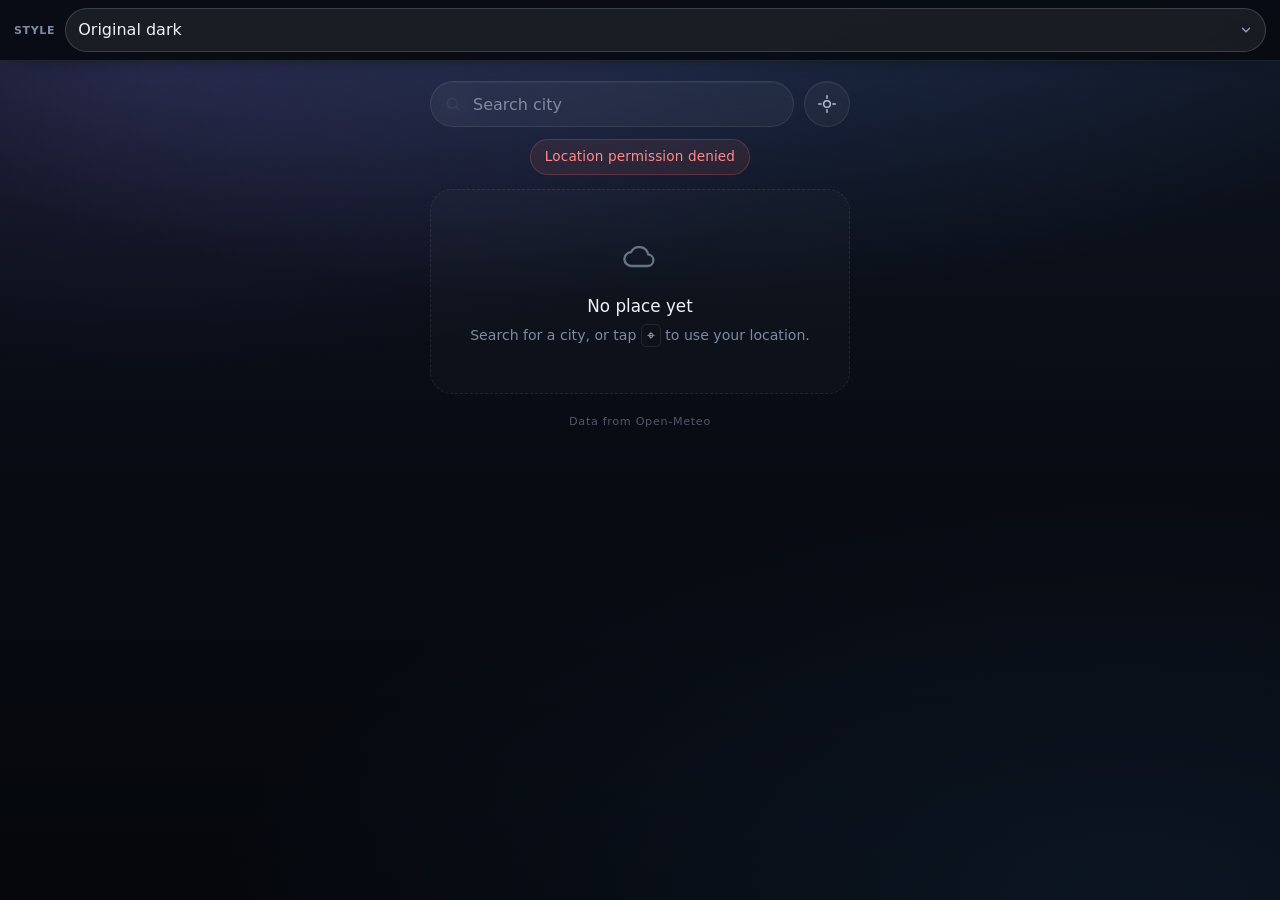
<file: index.html>
<!DOCTYPE html>
<html lang="en">
<head>
  <meta charset="UTF-8" />
  <meta name="viewport" content="width=device-width, initial-scale=1, viewport-fit=cover" />
  <meta name="color-scheme" content="dark" />
  <meta name="theme-color" content="#0a0e17" />
  <meta name="apple-mobile-web-app-capable" content="yes" />
  <meta name="mobile-web-app-capable" content="yes" />
  <meta name="apple-mobile-web-app-status-bar-style" content="black-translucent" />
  <meta name="apple-mobile-web-app-title" content="Weather" />
  <link rel="manifest" href="manifest.webmanifest" />
  <link rel="apple-touch-icon" href="icons/icon-180.png?v=2" />
  <link rel="icon" type="image/png" sizes="192x192" href="icons/icon-192.png?v=2" />
  <link rel="icon" type="image/svg+xml" href="icons/icon.svg?v=2" />
  <title>Weather · °F &amp; °C</title>
  <link rel="stylesheet" href="styles.css" />
  <link rel="stylesheet" href="pull-refresh.css?v=3" />
  <link rel="stylesheet" href="style-switcher.css?v=3" />
</head>
<body>
  <div class="sky" aria-hidden="true"></div>

  <main class="app">
    <header class="topbar">
      <form id="search-form" class="search" autocomplete="off" role="search">
        <svg class="search__icon" viewBox="0 0 24 24" aria-hidden="true" focusable="false">
          <circle cx="11" cy="11" r="6.5" />
          <path d="M16 16l4.5 4.5" />
        </svg>
        <input
          id="search-input"
          class="search__input"
          type="search"
          placeholder="Search city"
          enterkeyhint="search"
          aria-label="Search for a city"
          aria-autocomplete="list"
          aria-controls="search-popup"
          aria-expanded="false"
          aria-haspopup="listbox"
        />
        <ul
          id="search-popup"
          class="search-popup"
          role="listbox"
          aria-label="City suggestions"
          hidden
        ></ul>
      </form>

      <button
        type="button"
        id="geo-btn"
        class="icon-btn"
        title="Use my location"
        aria-label="Use my location"
      >
        <svg viewBox="0 0 24 24" aria-hidden="true" focusable="false">
          <circle cx="12" cy="12" r="4" />
          <path d="M12 2v3M12 19v3M2 12h3M19 12h3" />
        </svg>
      </button>
    </header>

    <p id="status" class="status" role="status" aria-live="polite"></p>

    <!-- Loading placeholder -->
    <div id="skeleton" class="skeleton" hidden aria-hidden="true">
      <div class="skeleton__hero">
        <span class="sk sk--place"></span>
        <span class="sk sk--temp"></span>
        <span class="sk sk--cond"></span>
      </div>
      <div class="skeleton__list">
        <span class="sk sk--row"></span>
        <span class="sk sk--row"></span>
        <span class="sk sk--row"></span>
        <span class="sk sk--row"></span>
        <span class="sk sk--row"></span>
      </div>
    </div>

    <!-- Empty / first-run state -->
    <div id="empty" class="empty" hidden>
      <svg class="empty__mark" viewBox="0 0 24 24" aria-hidden="true" focusable="false">
        <path d="M7 18h9.5a3.5 3.5 0 0 0 .4-6.98A5.5 5.5 0 0 0 6.6 9.7 3.65 3.65 0 0 0 7 18z" />
      </svg>
      <p class="empty__title">No place yet</p>
      <p class="empty__hint">Search for a city, or tap <span class="empty__key">⌖</span> to use your location.</p>
    </div>

    <!-- 1 · Current conditions -->
    <section id="current" class="current" aria-labelledby="location" hidden>
      <h1 id="location" class="current__place"></h1>
      <div id="temps" class="temps" role="img"></div>
      <p id="condition" class="current__condition"></p>
      <p id="hl" class="current__hl" role="img"></p>
    </section>

    <!-- 2 · Multi-day forecast -->
    <section id="daily" class="daily card" aria-labelledby="daily-heading" hidden>
      <h2 id="daily-heading" class="daily__heading">
        <svg viewBox="0 0 24 24" aria-hidden="true" focusable="false">
          <rect x="3.5" y="5" width="17" height="15" rx="3" />
          <path d="M3.5 10h17M8 3v4M16 3v4" />
        </svg>
        10-Day Forecast
      </h2>
      <ul id="daily-list" class="daily__list"></ul>
      <p class="daily__legend">
        <span class="daily__legend-key">Low</span>
        <span class="daily__legend-bar" aria-hidden="true"></span>
        <span class="daily__legend-key">High</span>
        <span class="daily__legend-note">°F over °C</span>
      </p>
    </section>

    <footer class="credit">Data from Open-Meteo</footer>
  </main>

  <script src="app.js"></script>
  <script src="pull-refresh.js?v=3"></script>
  <script src="style-switcher.js?v=3"></script>
  <script src="pwa.js"></script>
</body>
</html>
</file>
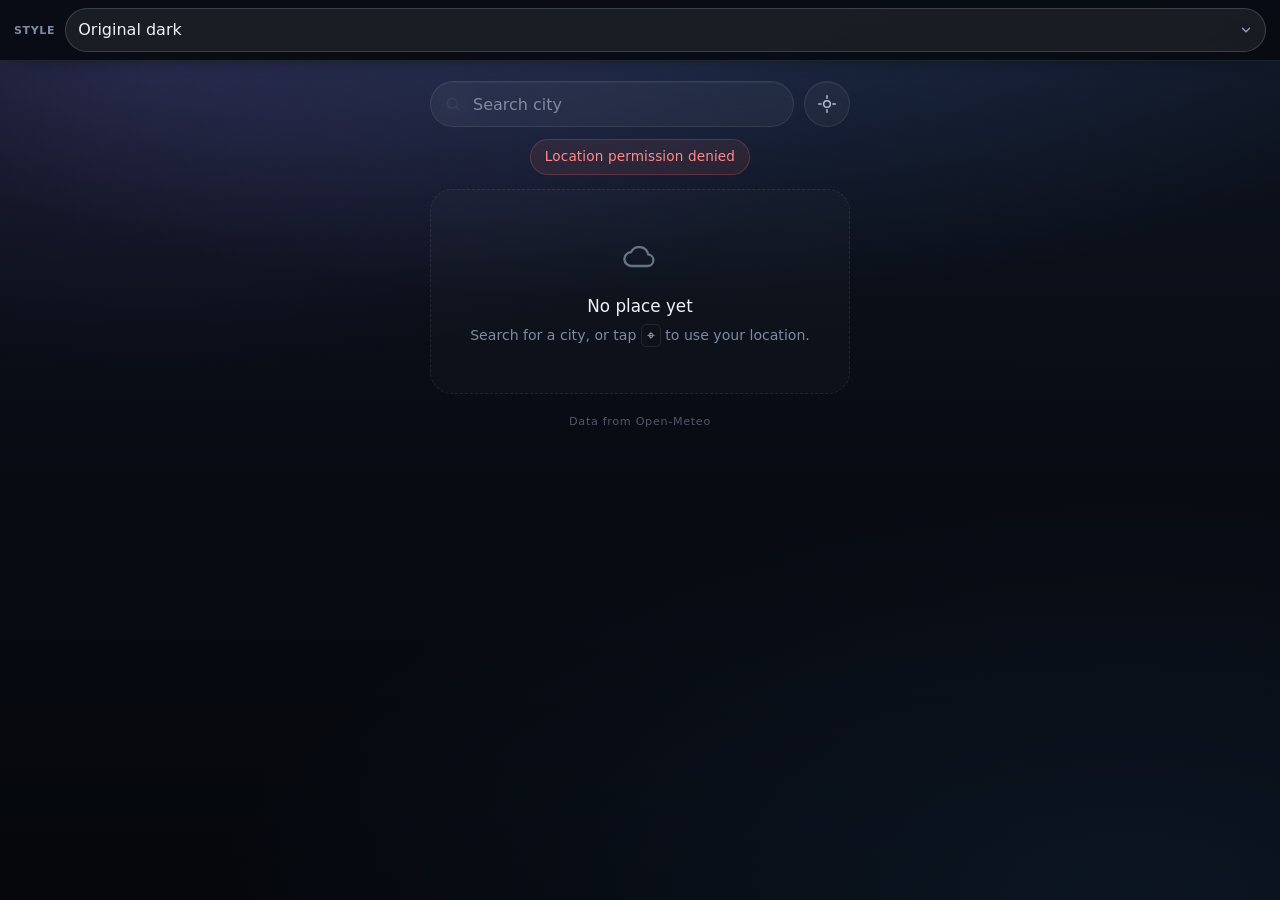
<file: variants/index.html>
<!DOCTYPE html>
<html lang="en">
<head>
  <meta charset="UTF-8" />
  <meta http-equiv="refresh" content="0; url=../" />
  <title>Weather styles</title>
  <script>location.replace("../");</script>
</head>
<body>
  <p><a href="../">Open weather app</a> — use the Style dropdown at the top.</p>
</body>
</html>
</file>
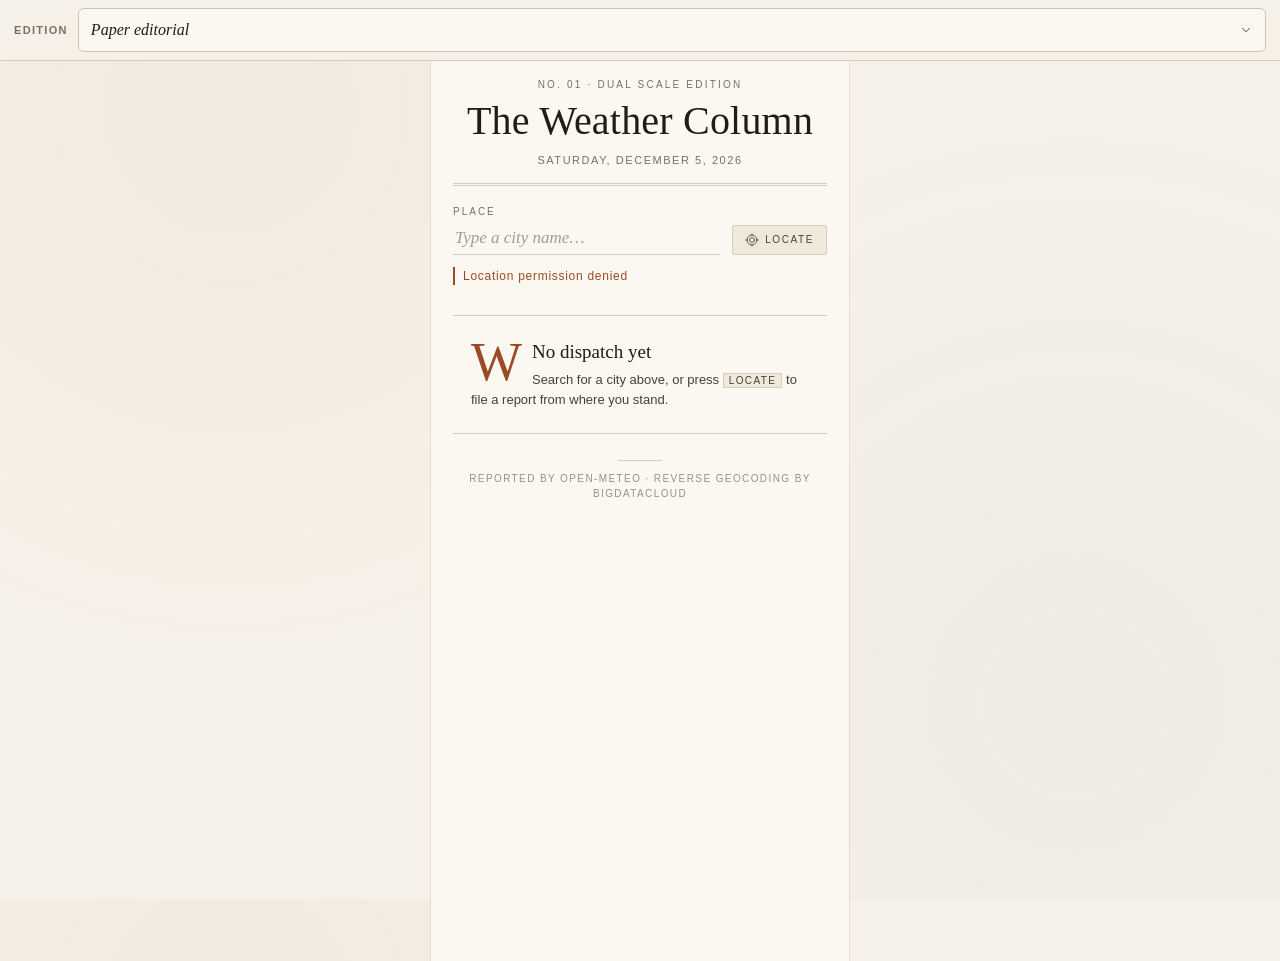
<file: variants/01-paper-editorial/index.html>
<!DOCTYPE html>
<html lang="en">
<head>
  <meta charset="UTF-8" />
  <meta name="viewport" content="width=device-width, initial-scale=1, viewport-fit=cover" />
  <meta name="color-scheme" content="light" />
  <meta name="theme-color" content="#f6f1e8" />
  <meta name="apple-mobile-web-app-capable" content="yes" />
  <meta name="mobile-web-app-capable" content="yes" />
  <meta name="apple-mobile-web-app-status-bar-style" content="black-translucent" />
  <meta name="apple-mobile-web-app-title" content="Weather" />
  <link rel="manifest" href="../../manifest.webmanifest" />
  <link rel="apple-touch-icon" href="../../icons/icon-180.png?v=2" />
  <link rel="icon" type="image/png" sizes="192x192" href="../../icons/icon-192.png?v=2" />
  <link rel="icon" type="image/svg+xml" href="../../icons/icon.svg?v=2" />
  <title>The Weather Column · °F &amp; °C</title>
  <link rel="stylesheet" href="styles.css" />
  <link rel="stylesheet" href="../../pull-refresh.css?v=3" />
  <link rel="stylesheet" href="../../style-switcher.css?v=3" />
</head>
<body>
  <main class="paper">

    <!-- Masthead -->
    <header class="masthead">
      <p class="masthead__eyebrow">No. 01 · Dual Scale Edition</p>
      <h1 class="masthead__title">The Weather Column</h1>
      <p id="dateline" class="masthead__dateline"></p>
    </header>

    <!-- Search / tools -->
    <div class="tools">
      <form id="search-form" class="search" autocomplete="off" role="search">
        <label class="search__label" for="search-input">Place</label>
        <input
          id="search-input"
          class="search__input"
          type="search"
          placeholder="Type a city name…"
          enterkeyhint="search"
          aria-label="Search for a city"
          aria-autocomplete="list"
          aria-controls="search-popup"
          aria-expanded="false"
          aria-haspopup="listbox"
        />
        <ul
          id="search-popup"
          class="search-popup"
          role="listbox"
          aria-label="City suggestions"
          hidden
        ></ul>
      </form>

      <button
        type="button"
        id="geo-btn"
        class="geo-btn"
        title="Use my location"
        aria-label="Use my location"
      >
        <svg viewBox="0 0 24 24" aria-hidden="true" focusable="false">
          <circle cx="12" cy="12" r="4.2" />
          <circle cx="12" cy="12" r="8.5" />
          <path d="M12 1.5v3M12 19.5v3M1.5 12h3M19.5 12h3" />
        </svg>
        <span>Locate</span>
      </button>
    </div>

    <p id="status" class="status" role="status" aria-live="polite"></p>

    <!-- Loading placeholder -->
    <div id="skeleton" class="skeleton" hidden aria-hidden="true">
      <span class="sk sk--place"></span>
      <span class="sk sk--temp"></span>
      <span class="sk sk--cond"></span>
      <span class="sk sk--rule"></span>
      <span class="sk sk--row"></span>
      <span class="sk sk--row"></span>
      <span class="sk sk--row"></span>
      <span class="sk sk--row"></span>
      <span class="sk sk--row"></span>
    </div>

    <!-- Empty / first-run state -->
    <div id="empty" class="empty" hidden>
      <p class="empty__drop">W</p>
      <p class="empty__title">No dispatch yet</p>
      <p class="empty__hint">
        Search for a city above, or press <span class="empty__key">Locate</span>
        to file a report from where you stand.
      </p>
    </div>

    <!-- 1 · Current conditions -->
    <section id="current" class="current" aria-labelledby="location" hidden>
      <p class="kicker">Present Conditions</p>
      <h2 id="location" class="current__place"></h2>
      <div id="temps" class="temps" role="img"></div>
      <p id="condition" class="current__condition"></p>
      <p id="hl" class="current__hl" role="img"></p>
    </section>

    <!-- 2 · Multi-day forecast -->
    <section id="daily" class="daily" aria-labelledby="daily-heading" hidden>
      <h3 id="daily-heading" class="daily__heading">The Ten-Day Outlook</h3>
      <div class="daily__columns" aria-hidden="true">
        <span>Day</span>
        <span>Sky</span>
        <span class="col-num">Low</span>
        <span class="col-range">Range</span>
        <span class="col-num">High</span>
      </div>
      <ul id="daily-list" class="daily__list"></ul>
      <p class="daily__legend">
        Each row prints Fahrenheit above Celsius. The rule between low and high
        marks the day’s span against the ten-day extremes.
      </p>
    </section>

    <footer class="colophon">
      <span class="colophon__rule" aria-hidden="true"></span>
      Reported by Open-Meteo · Reverse geocoding by BigDataCloud
    </footer>
  </main>

  <script src="app.js"></script>
  <script src="../../pull-refresh.js?v=3"></script>
  <script src="../../style-switcher.js?v=3"></script>
  <script src="../../pwa.js"></script>
</body>
</html>
</file>
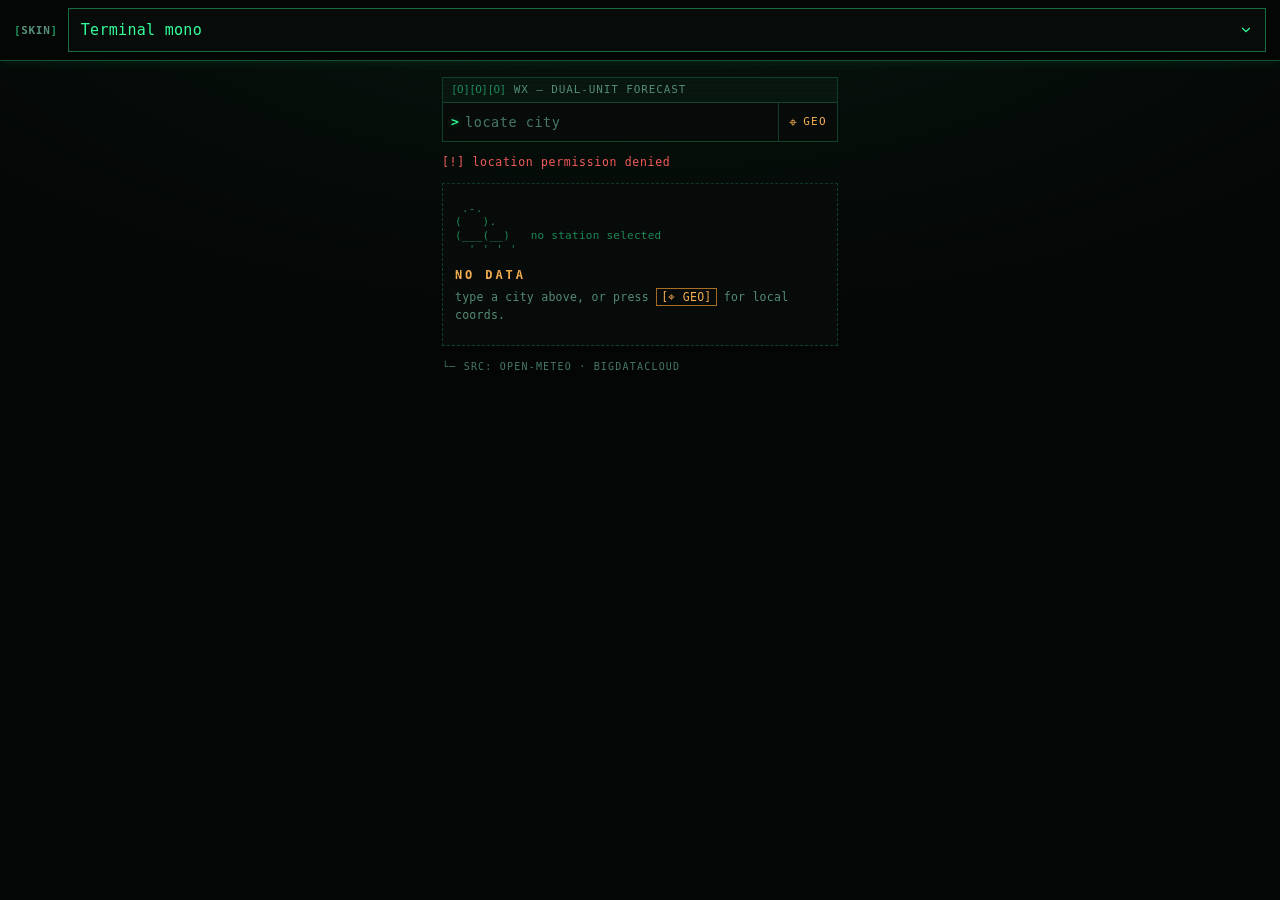
<file: variants/02-terminal-mono/index.html>
<!DOCTYPE html>
<html lang="en">
<head>
  <meta charset="UTF-8" />
  <meta name="viewport" content="width=device-width, initial-scale=1, viewport-fit=cover" />
  <meta name="color-scheme" content="dark" />
  <meta name="theme-color" content="#040605" />
  <meta name="apple-mobile-web-app-capable" content="yes" />
  <meta name="mobile-web-app-capable" content="yes" />
  <meta name="apple-mobile-web-app-status-bar-style" content="black-translucent" />
  <meta name="apple-mobile-web-app-title" content="Weather" />
  <link rel="manifest" href="../../manifest.webmanifest" />
  <link rel="apple-touch-icon" href="../../icons/icon-180.png?v=2" />
  <link rel="icon" type="image/png" sizes="192x192" href="../../icons/icon-192.png?v=2" />
  <link rel="icon" type="image/svg+xml" href="../../icons/icon.svg?v=2" />
  <title>wx — terminal</title>
  <link rel="stylesheet" href="styles.css" />
  <link rel="stylesheet" href="../../pull-refresh.css?v=3" />
  <link rel="stylesheet" href="../../style-switcher.css?v=3" />
</head>
<body>
  <div class="crt" aria-hidden="true"></div>

  <main class="term">
    <!-- ── window chrome ─────────────────────────────────────────── -->
    <header class="chrome">
      <div class="chrome__bar">
        <span class="chrome__dots" aria-hidden="true">[o][o][o]</span>
        <span class="chrome__title">wx — dual-unit forecast</span>
      </div>

      <div class="chrome__row">
        <form id="search-form" class="search" autocomplete="off" role="search">
          <span class="search__prompt" aria-hidden="true">&gt;</span>
          <input
            id="search-input"
            class="search__input"
            type="search"
            placeholder="locate city_"
            enterkeyhint="search"
            aria-label="Search for a city"
            aria-autocomplete="list"
            aria-controls="search-popup"
            aria-expanded="false"
            aria-haspopup="listbox"
          />
          <ul
            id="search-popup"
            class="search-popup"
            role="listbox"
            aria-label="City suggestions"
            hidden
          ></ul>
        </form>

        <button
          type="button"
          id="geo-btn"
          class="key-btn"
          title="Use my location"
          aria-label="Use my location"
        >
          <span class="key-btn__glyph" aria-hidden="true">&#x2316;</span>
          <span class="key-btn__label">GEO</span>
        </button>
      </div>
    </header>

    <p id="status" class="status" role="status" aria-live="polite"></p>

    <!-- ── loading ───────────────────────────────────────────────── -->
    <div id="skeleton" class="skeleton" hidden aria-hidden="true">
      <pre class="skeleton__head">
&gt; fetch --lat ? --lon ?
&gt; parsing open-meteo<span class="cursor"></span></pre>
      <span class="sk sk--place"></span>
      <span class="sk sk--temp"></span>
      <span class="sk sk--row"></span>
      <span class="sk sk--row"></span>
      <span class="sk sk--row"></span>
      <span class="sk sk--row"></span>
      <span class="sk sk--row"></span>
    </div>

    <!-- ── empty / first run ─────────────────────────────────────── -->
    <div id="empty" class="empty" hidden>
      <pre class="empty__art" aria-hidden="true">
 .-.
(   ).
(___(__)   no station selected
  ' ' ' '</pre>
      <p class="empty__title">NO DATA</p>
      <p class="empty__hint">
        type a city above, or press
        <span class="empty__key">[&#x2316; GEO]</span>
        for local coords.
      </p>
    </div>

    <!-- ── 1 · current conditions ────────────────────────────────── -->
    <section id="current" class="panel current" aria-labelledby="location" hidden>
      <span class="panel__tag">CURRENT</span>

      <h1 id="location" class="current__place"></h1>
      <p id="condition" class="current__condition"></p>

      <div id="temps" class="temps" role="img"></div>

      <p id="hl" class="current__hl" role="img"></p>
    </section>

    <!-- ── 2 · 10-day forecast ───────────────────────────────────── -->
    <section id="daily" class="panel daily" aria-labelledby="daily-heading" hidden>
      <span class="panel__tag">FORECAST · 10D</span>

      <h2 id="daily-heading" class="sr-only">10-day forecast</h2>

      <div class="daily__head" aria-hidden="true">
        <span>DAY</span>
        <span>SKY</span>
        <span class="daily__head-t">LO</span>
        <span class="daily__head-bar">&#x2500;&#x2500; RANGE &#x2500;&#x2500;</span>
        <span class="daily__head-t">HI</span>
      </div>

      <ul id="daily-list" class="daily__list"></ul>

      <p class="daily__legend">
        <span class="daily__legend-bar" aria-hidden="true"></span>
        <span>cold &#x2192; warm &#xB7; &#xB0;F over &#xB0;C</span>
      </p>
    </section>

    <footer class="credit">
      <span aria-hidden="true">&#x2514;&#x2500;</span> src: open-meteo &#xB7; bigdatacloud
    </footer>
  </main>

  <script src="app.js"></script>
  <script src="../../pull-refresh.js?v=3"></script>
  <script src="../../style-switcher.js?v=3"></script>
  <script src="../../pwa.js"></script>
</body>
</html>
</file>
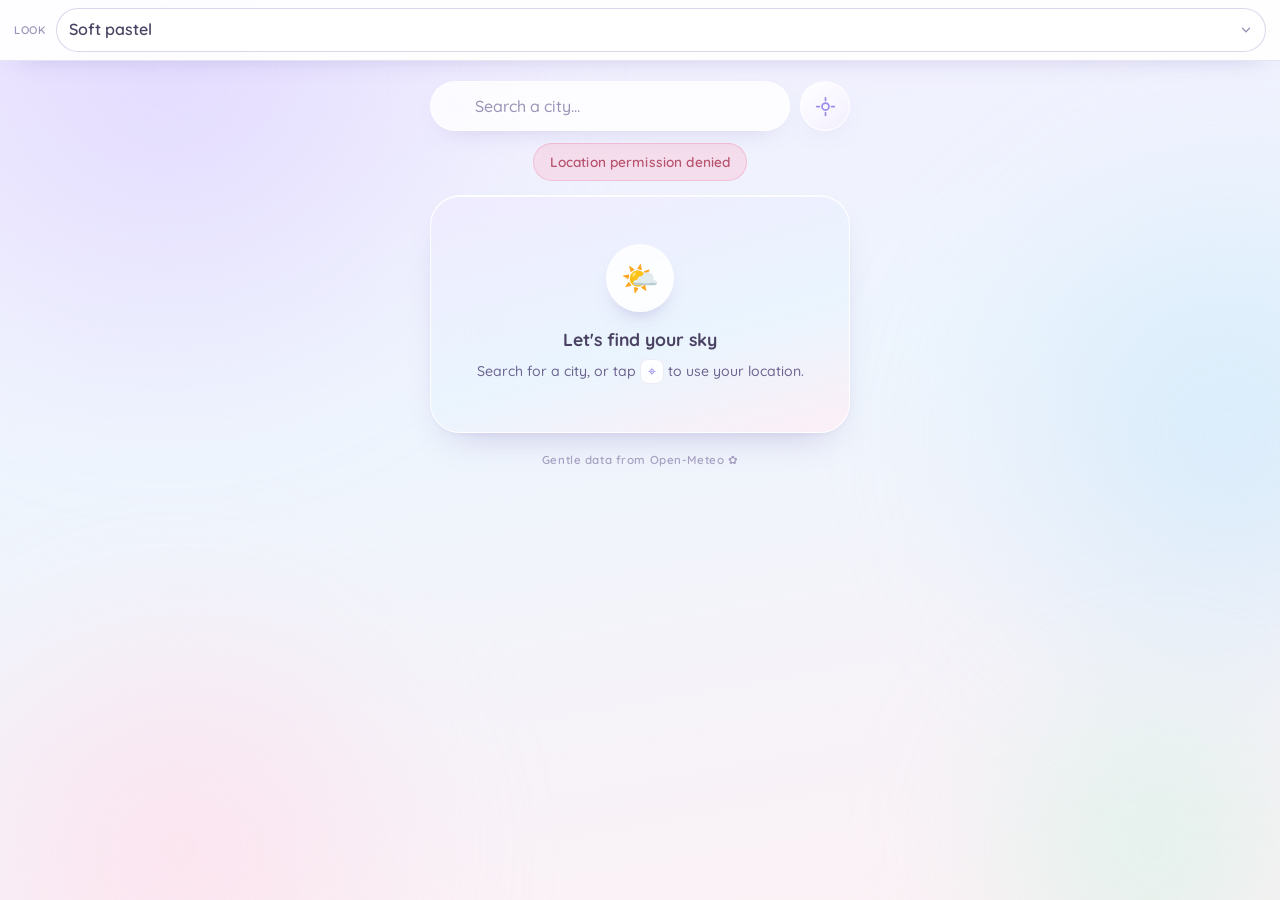
<file: variants/03-soft-pastel/index.html>
<!DOCTYPE html>
<html lang="en">
<head>
  <meta charset="UTF-8" />
  <meta name="viewport" content="width=device-width, initial-scale=1, viewport-fit=cover" />
  <meta name="color-scheme" content="light" />
  <meta name="theme-color" content="#f4f1fb" />
  <meta name="apple-mobile-web-app-capable" content="yes" />
  <meta name="mobile-web-app-capable" content="yes" />
  <meta name="apple-mobile-web-app-status-bar-style" content="black-translucent" />
  <meta name="apple-mobile-web-app-title" content="Weather" />
  <link rel="manifest" href="../../manifest.webmanifest" />
  <link rel="apple-touch-icon" href="../../icons/icon-180.png?v=2" />
  <link rel="icon" type="image/png" sizes="192x192" href="../../icons/icon-192.png?v=2" />
  <link rel="icon" type="image/svg+xml" href="../../icons/icon.svg?v=2" />
  <title>Weather · soft pastel</title>
  <link rel="preconnect" href="https://fonts.googleapis.com" />
  <link rel="preconnect" href="https://fonts.gstatic.com" crossorigin />
  <link
    href="https://fonts.googleapis.com/css2?family=Quicksand:wght@400;500;600;700&display=swap"
    rel="stylesheet"
  />
  <link rel="stylesheet" href="styles.css" />
  <link rel="stylesheet" href="../../pull-refresh.css?v=3" />
  <link rel="stylesheet" href="../../style-switcher.css?v=3" />
</head>
<body>
  <div class="sky" aria-hidden="true">
    <span class="blob blob--lavender"></span>
    <span class="blob blob--sky"></span>
    <span class="blob blob--blush"></span>
    <span class="blob blob--mint"></span>
  </div>

  <main class="app">
    <header class="topbar">
      <form id="search-form" class="search" autocomplete="off" role="search">
        <svg class="search__icon" viewBox="0 0 24 24" aria-hidden="true" focusable="false">
          <circle cx="11" cy="11" r="6.5" />
          <path d="M16 16l4.5 4.5" />
        </svg>
        <input
          id="search-input"
          class="search__input"
          type="search"
          placeholder="Search a city…"
          enterkeyhint="search"
          aria-label="Search for a city"
          aria-autocomplete="list"
          aria-controls="search-popup"
          aria-expanded="false"
          aria-haspopup="listbox"
        />
        <ul
          id="search-popup"
          class="search-popup"
          role="listbox"
          aria-label="City suggestions"
          hidden
        ></ul>
      </form>

      <button
        type="button"
        id="geo-btn"
        class="icon-btn"
        title="Use my location"
        aria-label="Use my location"
      >
        <svg viewBox="0 0 24 24" aria-hidden="true" focusable="false">
          <circle cx="12" cy="12" r="4" />
          <path d="M12 2v3M12 19v3M2 12h3M19 12h3" />
        </svg>
      </button>
    </header>

    <p id="status" class="status" role="status" aria-live="polite"></p>

    <!-- Loading placeholder -->
    <div id="skeleton" class="skeleton" hidden aria-hidden="true">
      <div class="skeleton__hero card">
        <span class="sk sk--place"></span>
        <span class="sk sk--temp"></span>
        <span class="sk sk--cond"></span>
      </div>
      <div class="skeleton__list card">
        <span class="sk sk--row"></span>
        <span class="sk sk--row"></span>
        <span class="sk sk--row"></span>
        <span class="sk sk--row"></span>
        <span class="sk sk--row"></span>
      </div>
    </div>

    <!-- Empty / first-run state -->
    <div id="empty" class="empty card" hidden>
      <span class="empty__mark" aria-hidden="true">🌤️</span>
      <p class="empty__title">Let's find your sky</p>
      <p class="empty__hint">
        Search for a city, or tap <span class="empty__key">⌖</span> to use your location.
      </p>
    </div>

    <!-- 1 · Current conditions -->
    <section id="current" class="current card" aria-labelledby="location" hidden>
      <h1 id="location" class="current__place"></h1>
      <div id="temps" class="temps" role="img"></div>
      <p id="condition" class="current__condition"></p>
      <p id="hl" class="current__hl" role="img"></p>
    </section>

    <!-- 2 · Multi-day forecast -->
    <section id="daily" class="daily card" aria-labelledby="daily-heading" hidden>
      <h2 id="daily-heading" class="daily__heading">
        <svg viewBox="0 0 24 24" aria-hidden="true" focusable="false">
          <rect x="3.5" y="5" width="17" height="15" rx="4" />
          <path d="M3.5 10h17M8 3v4M16 3v4" />
        </svg>
        Next 10 days
      </h2>
      <ul id="daily-list" class="daily__list"></ul>
      <p class="daily__legend">
        <span class="daily__legend-key">Low</span>
        <span class="daily__legend-bar" aria-hidden="true"></span>
        <span class="daily__legend-key">High</span>
        <span class="daily__legend-note">°F over °C</span>
      </p>
    </section>

    <footer class="credit">Gentle data from Open-Meteo ✿</footer>
  </main>

  <script src="app.js"></script>
  <script src="../../pull-refresh.js?v=3"></script>
  <script src="../../style-switcher.js?v=3"></script>
  <script src="../../pwa.js"></script>
</body>
</html>
</file>
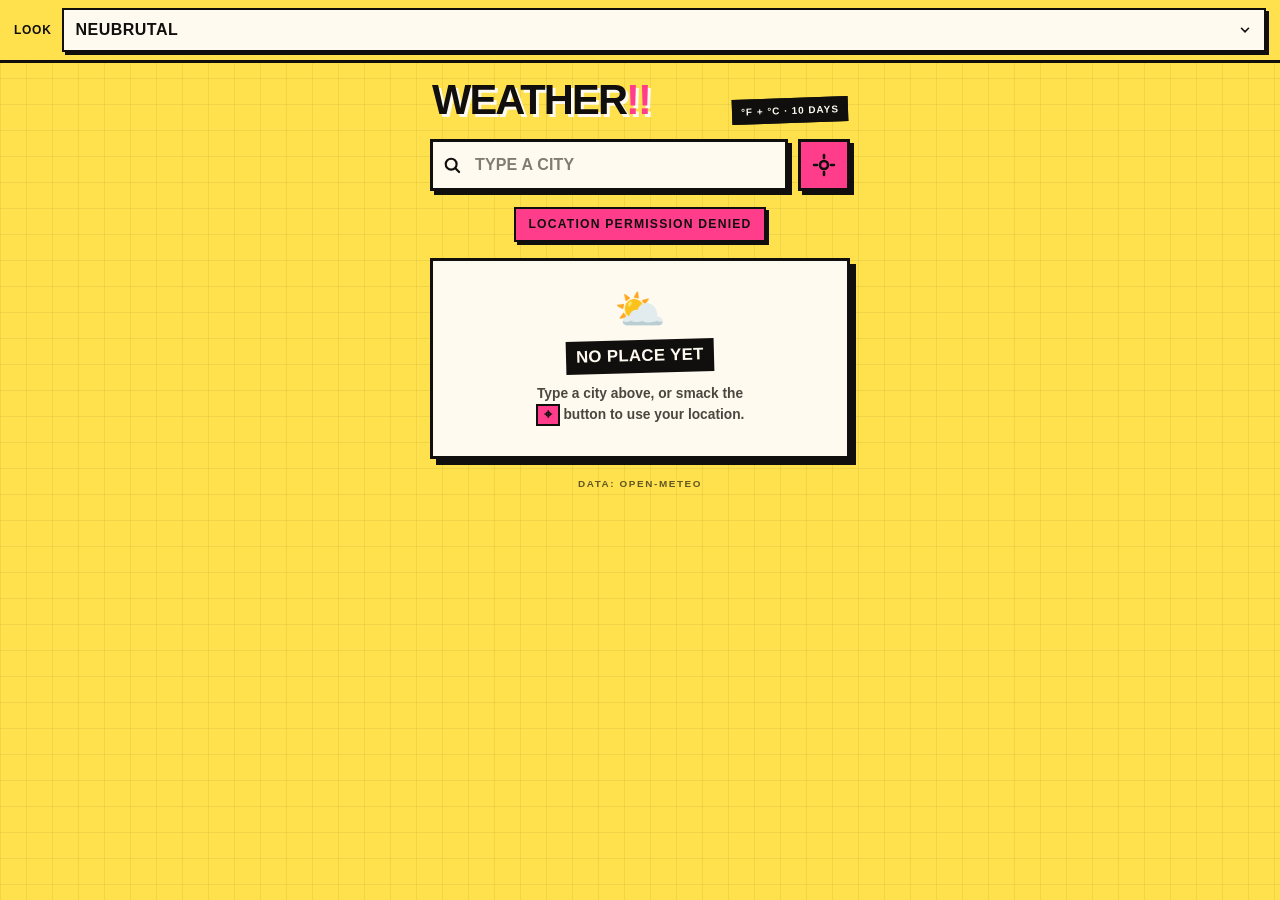
<file: variants/04-neubrutal/index.html>
<!DOCTYPE html>
<html lang="en">
<head>
  <meta charset="UTF-8" />
  <meta name="viewport" content="width=device-width, initial-scale=1, viewport-fit=cover" />
  <meta name="color-scheme" content="light" />
  <meta name="theme-color" content="#ffe14d" />
  <meta name="apple-mobile-web-app-capable" content="yes" />
  <meta name="mobile-web-app-capable" content="yes" />
  <meta name="apple-mobile-web-app-status-bar-style" content="black-translucent" />
  <meta name="apple-mobile-web-app-title" content="Weather" />
  <link rel="manifest" href="../../manifest.webmanifest" />
  <link rel="apple-touch-icon" href="../../icons/icon-180.png?v=2" />
  <link rel="icon" type="image/png" sizes="192x192" href="../../icons/icon-192.png?v=2" />
  <link rel="icon" type="image/svg+xml" href="../../icons/icon.svg?v=2" />
  <title>WEATHER!! · °F &amp; °C</title>
  <link rel="stylesheet" href="styles.css" />
  <link rel="stylesheet" href="../../pull-refresh.css?v=3" />
  <link rel="stylesheet" href="../../style-switcher.css?v=3" />
</head>
<body>
  <main class="app">

    <!-- ===== Masthead ===================================================== -->
    <header class="masthead">
      <h1 class="masthead__title">WEATHER<span class="masthead__bang">!!</span></h1>
      <p class="masthead__sub">°F <span aria-hidden="true">+</span> °C · 10 DAYS</p>
    </header>

    <!-- ===== Search bar =================================================== -->
    <div class="topbar">
      <form id="search-form" class="search" autocomplete="off" role="search">
        <svg class="search__icon" viewBox="0 0 24 24" aria-hidden="true" focusable="false">
          <circle cx="11" cy="11" r="6.5" />
          <path d="M16 16l4.5 4.5" />
        </svg>
        <input
          id="search-input"
          class="search__input"
          type="search"
          placeholder="TYPE A CITY"
          enterkeyhint="search"
          aria-label="Search for a city"
          aria-autocomplete="list"
          aria-controls="search-popup"
          aria-expanded="false"
          aria-haspopup="listbox"
        />
        <ul
          id="search-popup"
          class="search-popup"
          role="listbox"
          aria-label="City suggestions"
          hidden
        ></ul>
      </form>

      <button
        type="button"
        id="geo-btn"
        class="icon-btn"
        title="Use my location"
        aria-label="Use my location"
      >
        <svg viewBox="0 0 24 24" aria-hidden="true" focusable="false">
          <circle cx="12" cy="12" r="4" />
          <path d="M12 2v3M12 19v3M2 12h3M19 12h3" />
        </svg>
      </button>
    </div>

    <p id="status" class="status" role="status" aria-live="polite"></p>

    <!-- ===== Loading ====================================================== -->
    <div id="skeleton" class="skeleton" hidden aria-hidden="true">
      <div class="skeleton__hero">
        <span class="sk sk--place"></span>
        <div class="skeleton__blocks">
          <span class="sk sk--temp"></span>
          <span class="sk sk--temp"></span>
        </div>
        <span class="sk sk--cond"></span>
      </div>
      <div class="skeleton__list">
        <span class="sk sk--row"></span>
        <span class="sk sk--row"></span>
        <span class="sk sk--row"></span>
        <span class="sk sk--row"></span>
        <span class="sk sk--row"></span>
      </div>
    </div>

    <!-- ===== Empty ======================================================== -->
    <div id="empty" class="empty" hidden>
      <p class="empty__mark" aria-hidden="true">⛅</p>
      <p class="empty__title">NO PLACE YET</p>
      <p class="empty__hint">
        Type a city above, or smack the
        <span class="empty__key">⌖</span>
        button to use your location.
      </p>
    </div>

    <!-- ===== 1 · Current conditions ======================================= -->
    <section id="current" class="current" aria-labelledby="location" hidden>
      <h2 id="location" class="current__place"></h2>

      <div id="temps" class="temps" role="img"></div>

      <p id="condition" class="current__condition"></p>
      <p id="hl" class="current__hl" role="img"></p>
    </section>

    <!-- ===== 2 · 10-day forecast ========================================== -->
    <section id="daily" class="daily" aria-labelledby="daily-heading" hidden>
      <h2 id="daily-heading" class="daily__heading">10-DAY FORECAST</h2>
      <ul id="daily-list" class="daily__list"></ul>
      <p class="daily__legend">
        <span class="daily__legend-key">LOW</span>
        <span class="daily__legend-bar" aria-hidden="true"></span>
        <span class="daily__legend-key">HIGH</span>
        <span class="daily__legend-note">°F / °C</span>
      </p>
    </section>

    <footer class="credit">DATA: OPEN-METEO</footer>
  </main>

  <script src="app.js"></script>
  <script src="../../pull-refresh.js?v=3"></script>
  <script src="../../style-switcher.js?v=3"></script>
  <script src="../../pwa.js"></script>
</body>
</html>
</file>
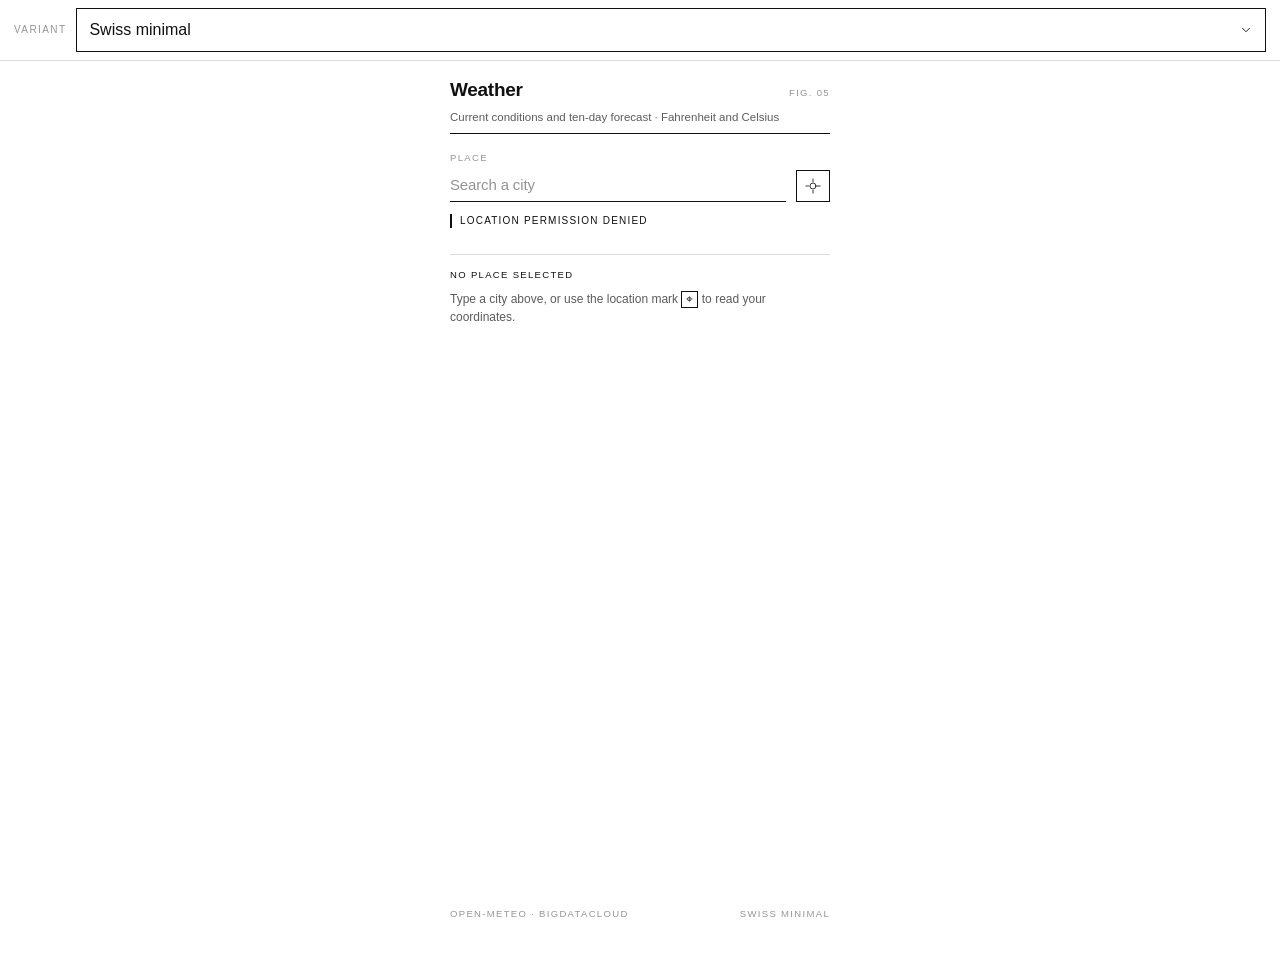
<file: variants/05-swiss-minimal/index.html>
<!DOCTYPE html>
<html lang="en">
<head>
  <meta charset="UTF-8" />
  <meta name="viewport" content="width=device-width, initial-scale=1, viewport-fit=cover" />
  <meta name="color-scheme" content="light" />
  <meta name="theme-color" content="#ffffff" />
  <meta name="apple-mobile-web-app-capable" content="yes" />
  <meta name="mobile-web-app-capable" content="yes" />
  <meta name="apple-mobile-web-app-status-bar-style" content="black-translucent" />
  <meta name="apple-mobile-web-app-title" content="Weather" />
  <link rel="manifest" href="../../manifest.webmanifest" />
  <link rel="apple-touch-icon" href="../../icons/icon-180.png?v=2" />
  <link rel="icon" type="image/png" sizes="192x192" href="../../icons/icon-192.png?v=2" />
  <link rel="icon" type="image/svg+xml" href="../../icons/icon.svg?v=2" />
  <title>Weather — Fahrenheit / Celsius</title>
  <link rel="stylesheet" href="styles.css" />
  <link rel="stylesheet" href="../../pull-refresh.css?v=3" />
  <link rel="stylesheet" href="../../style-switcher.css?v=3" />
</head>
<body>
  <main class="sheet">

    <!-- Masthead -->
    <header class="masthead">
      <div class="masthead__row">
        <h1 class="masthead__title">Weather</h1>
        <span class="masthead__index">Fig. 05</span>
      </div>
      <p class="masthead__sub">Current conditions and ten-day forecast · Fahrenheit and Celsius</p>
    </header>

    <!-- Search -->
    <div class="controls">
      <form id="search-form" class="search" autocomplete="off" role="search">
        <label class="search__label" for="search-input">Place</label>
        <input
          id="search-input"
          class="search__input"
          type="search"
          placeholder="Search a city"
          enterkeyhint="search"
          aria-label="Search for a city"
          aria-autocomplete="list"
          aria-controls="search-popup"
          aria-expanded="false"
          aria-haspopup="listbox"
        />
        <ul
          id="search-popup"
          class="popup"
          role="listbox"
          aria-label="City suggestions"
          hidden
        ></ul>
      </form>

      <button
        type="button"
        id="geo-btn"
        class="geo"
        title="Use my location"
        aria-label="Use my location"
      >
        <svg viewBox="0 0 24 24" aria-hidden="true" focusable="false">
          <circle cx="12" cy="12" r="4.5" />
          <path d="M12 1.5v4M12 18.5v4M1.5 12h4M18.5 12h4" />
        </svg>
      </button>
    </div>

    <p id="status" class="status" role="status" aria-live="polite"></p>

    <!-- Loading placeholder -->
    <div id="skeleton" class="skeleton" hidden aria-hidden="true">
      <span class="sk sk--place"></span>
      <div class="skeleton__temps">
        <span class="sk sk--temp"></span>
        <span class="sk sk--temp"></span>
      </div>
      <span class="sk sk--line"></span>
      <span class="sk sk--row"></span>
      <span class="sk sk--row"></span>
      <span class="sk sk--row"></span>
      <span class="sk sk--row"></span>
      <span class="sk sk--row"></span>
      <span class="sk sk--row"></span>
    </div>

    <!-- Empty / first run -->
    <div id="empty" class="empty" hidden>
      <p class="empty__no">No place selected</p>
      <p class="empty__hint">
        Type a city above, or use the location mark
        <span class="empty__mark" aria-hidden="true">⌖</span>
        to read your coordinates.
      </p>
    </div>

    <!-- 1 · Current conditions -->
    <section id="current" class="current" aria-labelledby="location" hidden>
      <div class="current__head">
        <span class="eyebrow">01 — Now</span>
        <h2 id="location" class="current__place"></h2>
      </div>

      <div id="temps" class="temps" role="img"></div>

      <dl class="facts">
        <div class="facts__row">
          <dt class="facts__key">Condition</dt>
          <dd id="condition" class="facts__val"></dd>
        </div>
        <div class="facts__row">
          <dt class="facts__key">High / Low</dt>
          <dd id="hl" class="facts__val facts__val--hl" role="img"></dd>
        </div>
      </dl>
    </section>

    <!-- 2 · Ten-day forecast -->
    <section id="daily" class="daily" aria-labelledby="daily-heading" hidden>
      <div class="daily__head">
        <span class="eyebrow">02 — Forecast</span>
        <h2 id="daily-heading" class="daily__title">Ten days</h2>
      </div>

      <div class="table">
        <div class="table__head" aria-hidden="true">
          <span class="col col--no">№</span>
          <span class="col col--day">Day</span>
          <span class="col col--mark">Sky</span>
          <span class="col col--num">Low</span>
          <span class="col col--bar">Range</span>
          <span class="col col--num">High</span>
        </div>
        <ul id="daily-list" class="table__body"></ul>
      </div>

      <p class="legend">
        <span>°F set above °C</span>
        <span>Bar spans the ten-day minimum to maximum</span>
      </p>
    </section>

    <footer class="colophon">
      <span>Open-Meteo · BigDataCloud</span>
      <span>Swiss Minimal</span>
    </footer>
  </main>

  <script src="app.js"></script>
  <script src="../../pull-refresh.js?v=3"></script>
  <script src="../../style-switcher.js?v=3"></script>
  <script src="../../pwa.js"></script>
</body>
</html>
</file>
<file: styles.css>
/* ==========================================================================
   Dual-unit weather — refined dark theme
   ========================================================================== */

*,
*::before,
*::after {
  box-sizing: border-box;
  margin: 0;
  padding: 0;
}

:root {
  /* Surfaces */
  --bg: #080b12;
  --bg-2: #0d1420;
  --surface: rgba(255, 255, 255, 0.045);
  --surface-strong: rgba(255, 255, 255, 0.075);
  --line: rgba(255, 255, 255, 0.085);
  --line-soft: rgba(255, 255, 255, 0.05);

  /* Ink */
  --text: #eef2f8;
  --text-dim: #b3bccd;
  --muted: #7f8ba0;
  --danger: #ff8b8b;

  /* Accents */
  --accent: #86aaff;
  --accent-dim: rgba(134, 170, 255, 0.16);
  --cold: #6ea8fe;
  --warm: #ffb057;

  /* Shape & motion */
  --r-lg: 22px;
  --r-md: 16px;
  --r-sm: 10px;
  --pad: 18px;
  --shadow: 0 18px 40px -24px rgba(0, 0, 0, 0.9),
    0 1px 0 0 rgba(255, 255, 255, 0.04) inset;
  --ease: cubic-bezier(0.22, 0.61, 0.36, 1);

  --font: ui-sans-serif, -apple-system, BlinkMacSystemFont, "SF Pro Text",
    "Segoe UI", system-ui, sans-serif;
}

[hidden] {
  display: none !important;
}

/* Visible to screen readers only */
.sr-only {
  position: absolute;
  width: 1px;
  height: 1px;
  padding: 0;
  margin: -1px;
  overflow: hidden;
  clip: rect(0 0 0 0);
  clip-path: inset(50%);
  white-space: nowrap;
  border: 0;
}

html {
  min-height: 100%;
  background: var(--bg);
  color-scheme: dark;
}

body {
  min-height: 100svh;
  position: relative;
  color: var(--text);
  font-family: var(--font);
  font-size: 16px;
  line-height: 1.45;
  -webkit-font-smoothing: antialiased;
  text-rendering: optimizeLegibility;
  padding: max(14px, env(safe-area-inset-top)) max(16px, env(safe-area-inset-right))
    max(28px, env(safe-area-inset-bottom)) max(16px, env(safe-area-inset-left));
}

/* Atmospheric backdrop -------------------------------------------------- */
.sky {
  position: fixed;
  inset: 0;
  z-index: -1;
  background:
    radial-gradient(120% 70% at 50% -10%, rgba(94, 129, 220, 0.28), transparent 62%),
    radial-gradient(90% 55% at 12% 8%, rgba(126, 91, 190, 0.18), transparent 60%),
    radial-gradient(110% 70% at 88% 100%, rgba(37, 78, 120, 0.2), transparent 65%),
    linear-gradient(180deg, var(--bg-2) 0%, var(--bg) 55%, #05070c 100%);
}

.app {
  max-width: 420px;
  margin: 0 auto;
  display: flex;
  flex-direction: column;
  gap: 18px;
}

/* Shared surface --------------------------------------------------------- */
.card {
  background: var(--surface);
  border: 1px solid var(--line);
  border-radius: var(--r-lg);
  box-shadow: var(--shadow);
  backdrop-filter: blur(14px) saturate(120%);
  -webkit-backdrop-filter: blur(14px) saturate(120%);
}

/* Focus ------------------------------------------------------------------ */
:focus-visible {
  outline: 2px solid var(--accent);
  outline-offset: 2px;
}

/* ==========================================================================
   Top bar: search + location
   ========================================================================== */
.topbar {
  display: flex;
  align-items: center;
  gap: 10px;
  padding-top: 4px;
}

.search {
  position: relative;
  flex: 1;
  min-width: 0;
}

.search__icon {
  position: absolute;
  left: 14px;
  top: 50%;
  transform: translateY(-50%);
  width: 18px;
  height: 18px;
  fill: none;
  stroke: var(--muted);
  stroke-width: 1.8;
  stroke-linecap: round;
  pointer-events: none;
  transition: stroke 0.2s var(--ease);
}

.search__input {
  width: 100%;
  height: 46px;
  padding: 0 14px 0 42px;
  font: inherit;
  font-size: 16px;
  color: var(--text);
  background: var(--surface);
  border: 1px solid var(--line);
  border-radius: 999px;
  box-shadow: var(--shadow);
  backdrop-filter: blur(14px);
  -webkit-backdrop-filter: blur(14px);
  outline: none;
  transition: border-color 0.2s var(--ease), background 0.2s var(--ease),
    box-shadow 0.2s var(--ease);
  -webkit-appearance: none;
  appearance: none;
}

.search__input::placeholder {
  color: var(--muted);
}

.search__input::-webkit-search-cancel-button {
  -webkit-appearance: none;
  appearance: none;
}

.search__input:hover {
  border-color: rgba(255, 255, 255, 0.16);
}

.search__input:focus-visible {
  border-color: var(--accent);
  background: var(--surface-strong);
  box-shadow: 0 0 0 4px var(--accent-dim);
  outline: none;
}

.search:focus-within .search__icon {
  stroke: var(--accent);
}

/* Search suggestions popup ---------------------------------------------- */
.search-popup {
  position: absolute;
  left: 0;
  right: 0;
  top: calc(100% + 8px);
  z-index: 40;
  margin: 0;
  padding: 6px;
  list-style: none;
  background: rgba(14, 18, 28, 0.96);
  border: 1px solid var(--line);
  border-radius: var(--r-md);
  box-shadow: 0 22px 48px -18px rgba(0, 0, 0, 0.85),
    0 1px 0 0 rgba(255, 255, 255, 0.05) inset;
  backdrop-filter: blur(18px) saturate(130%);
  -webkit-backdrop-filter: blur(18px) saturate(130%);
  max-height: min(320px, 50vh);
  overflow-y: auto;
  overscroll-behavior: contain;
  animation: popup-in 0.16s var(--ease);
}

@keyframes popup-in {
  from {
    opacity: 0;
    transform: translateY(-6px);
  }
  to {
    opacity: 1;
    transform: none;
  }
}

.search-popup__item {
  display: flex;
  flex-direction: column;
  gap: 2px;
  width: 100%;
  padding: 10px 12px;
  border: 0;
  border-radius: var(--r-sm);
  background: transparent;
  color: var(--text);
  font: inherit;
  text-align: left;
  cursor: pointer;
  transition: background 0.12s var(--ease);
}

.search-popup__item:hover,
.search-popup__item.is-active {
  background: var(--accent-dim);
}

.search-popup__item:focus-visible {
  outline: none;
  background: var(--accent-dim);
  box-shadow: inset 0 0 0 1.5px var(--accent);
}

.search-popup__name {
  font-size: 0.95rem;
  font-weight: 500;
  letter-spacing: -0.01em;
}

.search-popup__meta {
  font-size: 0.78rem;
  color: var(--muted);
  line-height: 1.3;
}

.search-popup__empty,
.search-popup__loading {
  padding: 12px 14px;
  font-size: 0.88rem;
  color: var(--muted);
}

.icon-btn {
  flex: none;
  display: grid;
  place-items: center;
  width: 46px;
  height: 46px;
  color: var(--text-dim);
  background: var(--surface);
  border: 1px solid var(--line);
  border-radius: 50%;
  box-shadow: var(--shadow);
  backdrop-filter: blur(14px);
  -webkit-backdrop-filter: blur(14px);
  cursor: pointer;
  transition: color 0.2s var(--ease), border-color 0.2s var(--ease),
    background 0.2s var(--ease), transform 0.12s var(--ease);
}

.icon-btn svg {
  width: 20px;
  height: 20px;
  fill: none;
  stroke: currentColor;
  stroke-width: 1.8;
  stroke-linecap: round;
}

.icon-btn:hover {
  color: var(--text);
  border-color: rgba(255, 255, 255, 0.18);
  background: var(--surface-strong);
}

.icon-btn:active {
  transform: scale(0.94);
}

.icon-btn.is-busy svg {
  animation: spin 1.4s linear infinite;
}

/* ==========================================================================
   Status line
   ========================================================================== */
.status {
  min-height: 20px;
  margin: -6px 0 -4px;
  text-align: center;
  font-size: 0.85rem;
  letter-spacing: 0.01em;
  color: var(--muted);
}

.status:empty {
  display: none;
}

.status.is-loading::before {
  content: "";
  display: inline-block;
  width: 11px;
  height: 11px;
  margin-right: 8px;
  vertical-align: -1px;
  border: 2px solid currentColor;
  border-right-color: transparent;
  border-radius: 50%;
  animation: spin 0.8s linear infinite;
}

.status.is-error {
  display: inline-block;
  width: fit-content;
  margin-inline: auto;
  padding: 7px 14px;
  color: var(--danger);
  background: rgba(255, 107, 107, 0.09);
  border: 1px solid rgba(255, 107, 107, 0.24);
  border-radius: 999px;
}

/* ==========================================================================
   1 · Current conditions
   ========================================================================== */
.current {
  text-align: center;
  padding: 26px 8px 10px;
}

.current__place {
  font-size: 1.4rem;
  font-weight: 500;
  letter-spacing: 0.005em;
  color: var(--text);
  text-wrap: balance;
}

/* Dual temperatures, side by side and equal in weight */
.temps {
  display: flex;
  align-items: flex-start;
  justify-content: center;
  gap: clamp(14px, 6vw, 26px);
  margin: 10px 0 12px;
}

.temp {
  display: flex;
  flex-direction: column;
  align-items: center;
  gap: 2px;
}

.temp__value {
  display: block;
  white-space: nowrap;
  font-size: clamp(2.9rem, 17vw, 4.3rem);
  font-weight: 200;
  line-height: 0.95;
  letter-spacing: -0.045em;
  font-variant-numeric: tabular-nums;
  color: var(--text);
}

.temp__deg {
  font-weight: 200;
  color: var(--text-dim);
}

.temp__unit {
  font-size: 0.72rem;
  font-weight: 600;
  letter-spacing: 0.16em;
  text-transform: uppercase;
  color: var(--muted);
}

.temps__divider {
  align-self: stretch;
  width: 1px;
  margin-top: 6px;
  background: linear-gradient(
    180deg,
    transparent,
    rgba(255, 255, 255, 0.16) 30%,
    rgba(255, 255, 255, 0.16) 70%,
    transparent
  );
}

.current__condition {
  display: inline-flex;
  align-items: center;
  gap: 8px;
  font-size: 1.05rem;
  font-weight: 500;
  color: var(--text-dim);
}

.current__condition .cond__icon {
  font-size: 1.15rem;
  line-height: 1;
}

.current__hl {
  display: flex;
  justify-content: center;
  gap: 10px;
  margin-top: 12px;
  font-size: 0.9rem;
  font-variant-numeric: tabular-nums;
}

.hl {
  display: inline-flex;
  align-items: baseline;
  gap: 6px;
  padding: 6px 12px;
  background: var(--surface);
  border: 1px solid var(--line-soft);
  border-radius: 999px;
}

.hl__key {
  font-size: 0.68rem;
  font-weight: 700;
  letter-spacing: 0.12em;
  color: var(--muted);
}

.hl__f {
  font-weight: 500;
  color: var(--text);
}

.hl__c {
  font-size: 0.82em;
  color: var(--muted);
}

/* ==========================================================================
   2 · Multi-day forecast
   ========================================================================== */
.daily {
  overflow: hidden;
}

.daily__heading {
  display: flex;
  align-items: center;
  gap: 8px;
  padding: 14px var(--pad) 12px;
  font-size: 0.7rem;
  font-weight: 600;
  text-transform: uppercase;
  letter-spacing: 0.13em;
  color: var(--muted);
  border-bottom: 1px solid var(--line-soft);
}

.daily__heading svg {
  width: 14px;
  height: 14px;
  fill: none;
  stroke: currentColor;
  stroke-width: 1.7;
  stroke-linecap: round;
}

.daily__list {
  list-style: none;
}

.day {
  display: grid;
  grid-template-columns: 3.4rem 1.6rem 2.9rem 1fr 2.9rem;
  align-items: center;
  gap: 10px;
  padding: 10px var(--pad);
  border-bottom: 1px solid var(--line-soft);
}

.day:last-child {
  border-bottom: none;
}

.day--today {
  background: linear-gradient(
    90deg,
    rgba(134, 170, 255, 0.09),
    rgba(134, 170, 255, 0)
  );
}

.day__name {
  font-size: 0.95rem;
  font-weight: 500;
  color: var(--text);
}

.day--today .day__name {
  color: var(--accent);
}

.day__icon {
  font-size: 1.15rem;
  line-height: 1;
  text-align: center;
}

/* Dual temperature column: °F on top line, °C below */
.t {
  display: flex;
  flex-direction: column;
  line-height: 1.12;
  font-variant-numeric: tabular-nums;
}

.t__f {
  font-size: 0.95rem;
}

.t__c {
  font-size: 0.68rem;
  letter-spacing: 0.01em;
  color: var(--muted);
}

.t--lo {
  text-align: right;
  color: var(--text-dim);
}

.t--hi {
  text-align: left;
}

.t--hi .t__f {
  font-weight: 500;
  color: var(--text);
}

/* Range bar */
.day__range {
  min-width: 0;
  padding: 0 2px;
}

.bar {
  display: block;
  position: relative;
  height: 5px;
  border-radius: 999px;
  background: rgba(255, 255, 255, 0.09);
  overflow: visible;
}

.bar__fill {
  position: absolute;
  top: 0;
  height: 100%;
  min-width: 8px;
  border-radius: 999px;
  background: linear-gradient(90deg, var(--from), var(--to));
  transform-origin: left center;
  animation: bar-in 0.5s var(--ease) both;
}

.bar__now {
  position: absolute;
  top: 50%;
  width: 7px;
  height: 7px;
  margin-left: -3.5px;
  border-radius: 50%;
  background: #fff;
  box-shadow: 0 0 0 2px rgba(8, 11, 18, 0.85);
  transform: translateY(-50%);
}

.daily__legend {
  display: flex;
  align-items: center;
  gap: 8px;
  padding: 11px var(--pad) 13px;
  border-top: 1px solid var(--line-soft);
  font-size: 0.66rem;
  letter-spacing: 0.08em;
  text-transform: uppercase;
  color: var(--muted);
}

.daily__legend-bar {
  flex: 1;
  height: 4px;
  border-radius: 999px;
  background: linear-gradient(90deg, var(--cold), var(--warm));
  opacity: 0.75;
}

.daily__legend-note {
  text-transform: none;
  letter-spacing: 0.02em;
  opacity: 0.75;
}

/* ==========================================================================
   Empty & loading states
   ========================================================================== */
.empty {
  text-align: center;
  padding: 46px 24px;
  border: 1px dashed var(--line);
  border-radius: var(--r-lg);
  background: rgba(255, 255, 255, 0.02);
}

.empty__mark {
  width: 40px;
  height: 40px;
  margin-bottom: 12px;
  fill: none;
  stroke: var(--muted);
  stroke-width: 1.4;
  stroke-linecap: round;
  stroke-linejoin: round;
  opacity: 0.8;
}

.empty__title {
  font-size: 1.05rem;
  font-weight: 500;
}

.empty__hint {
  margin-top: 6px;
  font-size: 0.88rem;
  color: var(--muted);
  text-wrap: balance;
}

.empty__key {
  display: inline-block;
  padding: 0 5px;
  border: 1px solid var(--line);
  border-radius: 5px;
  color: var(--text-dim);
}

.skeleton {
  display: flex;
  flex-direction: column;
  gap: 18px;
}

.skeleton__hero {
  display: flex;
  flex-direction: column;
  align-items: center;
  gap: 14px;
  padding: 30px 0 14px;
}

.skeleton__list {
  display: flex;
  flex-direction: column;
  gap: 2px;
  padding: 14px;
  border: 1px solid var(--line);
  border-radius: var(--r-lg);
  background: var(--surface);
}

.sk {
  display: block;
  border-radius: var(--r-sm);
  background: linear-gradient(
    90deg,
    rgba(255, 255, 255, 0.05),
    rgba(255, 255, 255, 0.1),
    rgba(255, 255, 255, 0.05)
  );
  background-size: 220% 100%;
  animation: shimmer 1.5s var(--ease) infinite;
}

.sk--place {
  width: 55%;
  height: 22px;
}

.sk--temp {
  width: 76%;
  height: 62px;
  border-radius: var(--r-md);
}

.sk--cond {
  width: 38%;
  height: 16px;
}

.sk--row {
  height: 34px;
  border-radius: var(--r-sm);
}

.credit {
  padding-top: 2px;
  text-align: center;
  font-size: 0.7rem;
  letter-spacing: 0.06em;
  color: rgba(127, 139, 160, 0.6);
}

/* ==========================================================================
   Motion
   ========================================================================== */
.fade-in {
  animation: rise 0.45s var(--ease) both;
}

.fade-in--delayed {
  animation-delay: 0.07s;
}

@keyframes rise {
  from {
    opacity: 0;
    transform: translateY(10px);
  }
  to {
    opacity: 1;
    transform: none;
  }
}

@keyframes bar-in {
  from {
    transform: scaleX(0.2);
    opacity: 0;
  }
  to {
    transform: scaleX(1);
    opacity: 1;
  }
}

@keyframes shimmer {
  from {
    background-position: 120% 0;
  }
  to {
    background-position: -120% 0;
  }
}

@keyframes spin {
  to {
    transform: rotate(360deg);
  }
}

@media (prefers-reduced-motion: reduce) {
  *,
  *::before,
  *::after {
    animation-duration: 0.001ms !important;
    animation-iteration-count: 1 !important;
    transition-duration: 0.001ms !important;
  }
}

/* ==========================================================================
   Larger screens
   ========================================================================== */
@media (min-width: 480px) {
  body {
    padding-top: max(28px, env(safe-area-inset-top));
  }

  .current {
    padding-top: 32px;
  }

  .day {
    grid-template-columns: 3.6rem 1.7rem 3rem 1fr 3rem;
  }
}

/* Higher-contrast fallback for users who ask for it */
@media (prefers-contrast: more) {
  :root {
    --muted: #a6b1c4;
    --line: rgba(255, 255, 255, 0.22);
    --line-soft: rgba(255, 255, 255, 0.16);
  }
}
</file>
<file: pull-refresh.css>
/* Pull-to-refresh indicator */
#pull-refresh {
  --pull: 0px;
  --pull-t: 0;
  position: fixed;
  top: calc(44px + env(safe-area-inset-top, 0px));
  left: 0;
  right: 0;
  z-index: 9990;
  display: flex;
  justify-content: center;
  pointer-events: none;
  transform: translateY(calc(-100% + var(--pull)));
  opacity: 0;
  transition: opacity 0.15s ease;
}

#pull-refresh.is-visible {
  opacity: 1;
  transition: none;
}

#pull-refresh.is-refreshing {
  transition: transform 0.2s ease;
  transform: translateY(8px);
  opacity: 1;
}

.pull-refresh__inner {
  display: flex;
  align-items: center;
  gap: 8px;
  padding: 8px 14px;
  border-radius: 999px;
  background: rgba(12, 14, 20, 0.88);
  color: #eef1f6;
  border: 1px solid rgba(255, 255, 255, 0.12);
  box-shadow: 0 8px 24px -12px rgba(0, 0, 0, 0.55);
  backdrop-filter: blur(12px);
  -webkit-backdrop-filter: blur(12px);
  font-family: ui-sans-serif, system-ui, -apple-system, sans-serif;
  font-size: 12px;
  font-weight: 500;
}

.pull-refresh__icon {
  width: 18px;
  height: 18px;
  fill: none;
  stroke: currentColor;
  stroke-width: 1.8;
  stroke-linecap: round;
  transform: rotate(calc(var(--pull-t) * 180deg));
  transition: transform 0.05s linear;
}

.pull-refresh__arc {
  stroke-opacity: 0.55;
}

#pull-refresh.is-armed .pull-refresh__icon {
  color: #86aaff;
}

#pull-refresh.is-refreshing .pull-refresh__icon {
  animation: pull-spin 0.75s linear infinite;
  color: #86aaff;
}

@keyframes pull-spin {
  to {
    transform: rotate(360deg);
  }
}

/* Theme skins (match style switcher data-style on <html>) */
html[data-weather-style="01-paper-editorial"] #pull-refresh .pull-refresh__inner {
  background: #f6f1e8;
  color: #221c16;
  border-color: #d9cdb9;
  font-family: Georgia, ui-serif, serif;
  border-radius: 0;
}

html[data-weather-style="02-terminal-mono"] #pull-refresh .pull-refresh__inner {
  background: #040605;
  color: #33ff9a;
  border-color: rgba(51, 255, 154, 0.35);
  border-radius: 0;
  font-family: ui-monospace, SFMono-Regular, Menlo, monospace;
  box-shadow: 0 0 12px rgba(51, 255, 154, 0.15);
}

html[data-weather-style="03-soft-pastel"] #pull-refresh .pull-refresh__inner {
  background: rgba(255, 255, 255, 0.9);
  color: #4a4262;
  border-color: rgba(148, 137, 199, 0.28);
  box-shadow: 0 10px 28px -18px rgba(120, 104, 180, 0.45);
}

html[data-weather-style="04-neubrutal"] #pull-refresh .pull-refresh__inner {
  background: #fffaf0;
  color: #100f0d;
  border: 3px solid #100f0d;
  border-radius: 0;
  box-shadow: 4px 4px 0 #100f0d;
  font-weight: 800;
  text-transform: uppercase;
  letter-spacing: 0.04em;
}

html[data-weather-style="05-swiss-minimal"] #pull-refresh .pull-refresh__inner {
  background: #ffffff;
  color: #111111;
  border-color: #111111;
  border-radius: 0;
  box-shadow: none;
}

/* Reduce rubber-band fighting our gesture where supported */
html {
  overscroll-behavior-y: contain;
}

@media (prefers-reduced-motion: reduce) {
  #pull-refresh.is-refreshing .pull-refresh__icon {
    animation: none;
  }
}
</file>
<file: style-switcher.css>
/* ==========================================================================
   Style picker — fixed top bar + spacer, theme skins, standalone safe-area
   ========================================================================== */

:root {
  --ss-safe-top: env(safe-area-inset-top, 0px);
  --ss-row: 44px; /* touch row under the status bar */
  --ss-pad-x: 14px;
  --ss-pad-y: 8px;
}

/* When the switcher is mounted, it owns top inset — themes must not also pad it */
html.has-style-switcher body {
  padding-top: 0 !important;
}

/* Theme roots that re-apply safe-area on the main column */
html.has-style-switcher .term,
html.has-style-switcher .paper,
html.has-style-switcher .sheet,
html.has-style-switcher .app {
  /* keep side/bottom padding from themes; kill only extra top safe-area */
  padding-top: 16px !important;
}

#style-switcher {
  position: fixed;
  top: 0;
  left: 0;
  right: 0;
  z-index: 10000;
  display: flex;
  align-items: center;
  gap: 10px;
  box-sizing: border-box;
  /* Status bar / notch + control row — always clear of the system UI */
  padding: calc(var(--ss-safe-top) + var(--ss-pad-y)) var(--ss-pad-x) var(--ss-pad-y);
  min-height: calc(var(--ss-safe-top) + var(--ss-row) + var(--ss-pad-y));
  line-height: 1.2;
  -webkit-tap-highlight-color: transparent;

  --ss-bg: rgba(12, 14, 20, 0.94);
  --ss-fg: #eef1f6;
  --ss-muted: rgba(238, 241, 246, 0.6);
  --ss-line: rgba(255, 255, 255, 0.14);
  --ss-field-bg: rgba(255, 255, 255, 0.1);
  --ss-field-fg: #eef1f6;
  --ss-field-border: rgba(255, 255, 255, 0.2);
  --ss-focus: #8eb0ff;
  --ss-focus-ring: rgba(142, 176, 255, 0.3);
  --ss-option-bg: #1a1d26;
  --ss-radius: 10px;
  --ss-font: ui-sans-serif, system-ui, -apple-system, "Segoe UI", sans-serif;
  --ss-label-size: 11px;
  --ss-label-weight: 600;
  --ss-label-track: 0.06em;
  --ss-label-transform: uppercase;
  --ss-shadow: 0 8px 20px -14px rgba(0, 0, 0, 0.65);
  --ss-blur: 14px;
  --ss-chevron: %23c5cad6;

  background: var(--ss-bg);
  color: var(--ss-fg);
  border-bottom: 1px solid var(--ss-line);
  font-family: var(--ss-font);
  font-size: 13px;
  box-shadow: var(--ss-shadow);
  backdrop-filter: blur(var(--ss-blur)) saturate(1.2);
  -webkit-backdrop-filter: blur(var(--ss-blur)) saturate(1.2);
}

#style-switcher *,
#style-switcher *::before,
#style-switcher *::after {
  box-sizing: border-box;
}

#style-switcher label {
  flex: none;
  color: var(--ss-muted);
  font-size: var(--ss-label-size);
  font-weight: var(--ss-label-weight);
  letter-spacing: var(--ss-label-track);
  text-transform: var(--ss-label-transform);
  line-height: 1;
  max-width: 5.5rem;
  overflow: hidden;
  text-overflow: ellipsis;
  white-space: nowrap;
}

#style-switcher select {
  flex: 1;
  min-width: 0;
  /* Large enough to tap with a thumb under the status bar */
  min-height: 44px;
  height: 44px;
  margin: 0;
  padding: 0 36px 0 12px;
  border: 1.5px solid var(--ss-field-border);
  border-radius: var(--ss-radius);
  background-color: var(--ss-field-bg);
  background-image: url("data:image/svg+xml,%3Csvg xmlns='http://www.w3.org/2000/svg' width='14' height='14' viewBox='0 0 24 24' fill='none' stroke='%23c5cad6' stroke-width='2.2' stroke-linecap='round'%3E%3Cpath d='M6 9l6 6 6-6'/%3E%3C/svg%3E");
  background-repeat: no-repeat;
  background-position: right 12px center;
  background-size: 14px 14px;
  color: var(--ss-field-fg);
  font-family: inherit;
  font-size: 16px; /* avoids iOS input zoom */
  font-weight: 500;
  line-height: 1.2;
  appearance: none;
  -webkit-appearance: none;
  cursor: pointer;
  outline: none;
}

#style-switcher select:hover {
  border-color: var(--ss-focus);
}

#style-switcher select:focus,
#style-switcher select:focus-visible {
  border-color: var(--ss-focus);
  box-shadow: 0 0 0 3px var(--ss-focus-ring);
}

#style-switcher select option {
  background: var(--ss-option-bg);
  color: var(--ss-field-fg);
  font-size: 16px;
}

/* Spacer height is set in JS to the measured bar height (includes safe-area) */
.style-switcher-spacer {
  flex: none;
  width: 100%;
  height: calc(var(--ss-safe-top) + var(--ss-row) + var(--ss-pad-y));
  min-height: calc(var(--ss-safe-top) + 52px);
  pointer-events: none;
}

/* --------------------------------------------------------------------------
   Theme skins
   -------------------------------------------------------------------------- */
#style-switcher[data-style="original"] {
  --ss-bg: rgba(8, 11, 18, 0.94);
  --ss-fg: #eef2f8;
  --ss-muted: #7f8ba0;
  --ss-line: rgba(255, 255, 255, 0.1);
  --ss-field-bg: rgba(255, 255, 255, 0.07);
  --ss-field-fg: #eef2f8;
  --ss-field-border: rgba(255, 255, 255, 0.16);
  --ss-focus: #86aaff;
  --ss-focus-ring: rgba(134, 170, 255, 0.25);
  --ss-option-bg: #121722;
  --ss-radius: 999px;
  --ss-blur: 16px;
}

#style-switcher[data-style="original"] select {
  background-image: url("data:image/svg+xml,%3Csvg xmlns='http://www.w3.org/2000/svg' width='14' height='14' viewBox='0 0 24 24' fill='none' stroke='%239aa6bc' stroke-width='2.2' stroke-linecap='round'%3E%3Cpath d='M6 9l6 6 6-6'/%3E%3C/svg%3E");
}

#style-switcher[data-style="01-paper-editorial"] {
  --ss-bg: #f6f1e8;
  --ss-fg: #221c16;
  --ss-muted: #7d6f60;
  --ss-line: #d9cdb9;
  --ss-field-bg: #fbf8f2;
  --ss-field-fg: #221c16;
  --ss-field-border: #cfc2ad;
  --ss-focus: #9a4a24;
  --ss-focus-ring: rgba(154, 74, 36, 0.2);
  --ss-option-bg: #fbf8f2;
  --ss-radius: 6px;
  --ss-font: Georgia, "Iowan Old Style", "Times New Roman", ui-serif, serif;
  --ss-label-track: 0.12em;
  --ss-blur: 0px;
  --ss-shadow: none;
  backdrop-filter: none;
  -webkit-backdrop-filter: none;
}

#style-switcher[data-style="01-paper-editorial"] label {
  font-family: ui-sans-serif, "Helvetica Neue", Arial, sans-serif;
}

#style-switcher[data-style="01-paper-editorial"] select {
  background-image: url("data:image/svg+xml,%3Csvg xmlns='http://www.w3.org/2000/svg' width='14' height='14' viewBox='0 0 24 24' fill='none' stroke='%237d6f60' stroke-width='1.8' stroke-linecap='round'%3E%3Cpath d='M6 9l6 6 6-6'/%3E%3C/svg%3E");
  font-style: italic;
  font-weight: 400;
}

#style-switcher[data-style="02-terminal-mono"] {
  --ss-bg: #040605;
  --ss-fg: #b9ffd9;
  --ss-muted: #58917a;
  --ss-line: rgba(51, 255, 154, 0.3);
  --ss-field-bg: #070b09;
  --ss-field-fg: #33ff9a;
  --ss-field-border: rgba(51, 255, 154, 0.4);
  --ss-focus: #ffb454;
  --ss-focus-ring: rgba(255, 180, 84, 0.22);
  --ss-option-bg: #070b09;
  --ss-radius: 0;
  --ss-font: ui-monospace, "SF Mono", SFMono-Regular, Menlo, Consolas, monospace;
  --ss-blur: 0px;
  --ss-shadow: 0 0 12px rgba(51, 255, 154, 0.12);
  backdrop-filter: none;
  -webkit-backdrop-filter: none;
  font-size: 12px;
}

#style-switcher[data-style="02-terminal-mono"] label::before {
  content: "[";
  color: #1f8f5c;
}
#style-switcher[data-style="02-terminal-mono"] label::after {
  content: "]";
  color: #1f8f5c;
}

#style-switcher[data-style="02-terminal-mono"] select {
  background-image: url("data:image/svg+xml,%3Csvg xmlns='http://www.w3.org/2000/svg' width='14' height='14' viewBox='0 0 24 24' fill='none' stroke='%2333ff9a' stroke-width='2' stroke-linecap='round'%3E%3Cpath d='M6 9l6 6 6-6'/%3E%3C/svg%3E");
  font-size: 15px;
  letter-spacing: 0.02em;
}

#style-switcher[data-style="03-soft-pastel"] {
  --ss-bg: rgba(255, 255, 255, 0.92);
  --ss-fg: #4a4262;
  --ss-muted: #9b93b8;
  --ss-line: rgba(148, 137, 199, 0.22);
  --ss-field-bg: #ffffff;
  --ss-field-fg: #4a4262;
  --ss-field-border: rgba(148, 137, 199, 0.35);
  --ss-focus: #9b8bea;
  --ss-focus-ring: rgba(155, 139, 234, 0.28);
  --ss-option-bg: #ffffff;
  --ss-radius: 999px;
  --ss-font: "Quicksand", ui-sans-serif, system-ui, sans-serif;
  --ss-blur: 18px;
  --ss-shadow: 0 10px 28px -18px rgba(120, 104, 180, 0.45);
}

#style-switcher[data-style="03-soft-pastel"] select {
  background-image: url("data:image/svg+xml,%3Csvg xmlns='http://www.w3.org/2000/svg' width='14' height='14' viewBox='0 0 24 24' fill='none' stroke='%239b93b8' stroke-width='2.2' stroke-linecap='round'%3E%3Cpath d='M6 9l6 6 6-6'/%3E%3C/svg%3E");
  font-weight: 600;
}

#style-switcher[data-style="04-neubrutal"] {
  --ss-bg: #ffe14d;
  --ss-fg: #100f0d;
  --ss-muted: #100f0d;
  --ss-line: #100f0d;
  --ss-field-bg: #fffaf0;
  --ss-field-fg: #100f0d;
  --ss-field-border: #100f0d;
  --ss-focus: #ff3d8b;
  --ss-focus-ring: transparent;
  --ss-option-bg: #fffaf0;
  --ss-radius: 0;
  --ss-font: "Helvetica Neue", Helvetica, Arial, ui-sans-serif, system-ui, sans-serif;
  --ss-label-size: 12px;
  --ss-label-weight: 900;
  --ss-blur: 0px;
  --ss-shadow: none;
  border-bottom-width: 3px;
  backdrop-filter: none;
  -webkit-backdrop-filter: none;
}

#style-switcher[data-style="04-neubrutal"] select {
  background-image: url("data:image/svg+xml,%3Csvg xmlns='http://www.w3.org/2000/svg' width='14' height='14' viewBox='0 0 24 24' fill='none' stroke='%23100f0d' stroke-width='2.8' stroke-linecap='round'%3E%3Cpath d='M6 9l6 6 6-6'/%3E%3C/svg%3E");
  border-width: 2.5px;
  font-weight: 800;
  text-transform: uppercase;
  letter-spacing: 0.03em;
  box-shadow: 3px 3px 0 #100f0d;
}

#style-switcher[data-style="04-neubrutal"] select:focus,
#style-switcher[data-style="04-neubrutal"] select:focus-visible {
  box-shadow: 3px 3px 0 #ff3d8b;
  border-color: #100f0d;
}

#style-switcher[data-style="05-swiss-minimal"] {
  --ss-bg: #ffffff;
  --ss-fg: #111111;
  --ss-muted: #949494;
  --ss-line: #dcdcdc;
  --ss-field-bg: #ffffff;
  --ss-field-fg: #111111;
  --ss-field-border: #111111;
  --ss-focus: #111111;
  --ss-focus-ring: rgba(0, 0, 0, 0.12);
  --ss-option-bg: #ffffff;
  --ss-radius: 0;
  --ss-font: "Helvetica Neue", Helvetica, Arial, system-ui, sans-serif;
  --ss-label-size: 10px;
  --ss-label-weight: 500;
  --ss-label-track: 0.14em;
  --ss-blur: 0px;
  --ss-shadow: none;
  backdrop-filter: none;
  -webkit-backdrop-filter: none;
}

#style-switcher[data-style="05-swiss-minimal"] select {
  background-image: url("data:image/svg+xml,%3Csvg xmlns='http://www.w3.org/2000/svg' width='14' height='14' viewBox='0 0 24 24' fill='none' stroke='%23111111' stroke-width='1.6' stroke-linecap='round'%3E%3Cpath d='M6 9l6 6 6-6'/%3E%3C/svg%3E");
  border-width: 1px;
  font-weight: 500;
}

/* Pull-refresh sits below the measured switcher */
html.has-style-switcher #pull-refresh {
  top: var(--ss-bar-height, calc(var(--ss-safe-top) + 52px));
}
</file>
<file: variants/01-paper-editorial/styles.css>
/* ===========================================================
   PAPER / EDITORIAL — a printed weather column
   Warm ivory stock, serif headlines, hairline taupe rules.
   =========================================================== */

:root {
  --paper:       #f6f1e8;
  --paper-2:     #fbf8f2;
  --paper-3:     #efe8db;
  --ink:         #221c16;
  --ink-soft:    #4a3f34;
  --ink-faint:   #7d6f60;
  --taupe:       #d9cdb9;
  --taupe-soft:  #e6ddcc;
  --accent:      #9a4a24;   /* terracotta — used sparingly, like a spot color */
  --accent-cool: #3f5c6b;   /* slate blue for cold ends */

  --serif: Georgia, "Iowan Old Style", "Times New Roman", ui-serif, serif;
  --sans: ui-sans-serif, -apple-system, BlinkMacSystemFont, "Segoe UI",
    "Helvetica Neue", Arial, sans-serif;

  --col: 420px;
}

/* Ensure [hidden] wins over component display:flex/grid */
[hidden] {
  display: none !important;
}


* { box-sizing: border-box; }

html, body { height: 100%; }

body {
  margin: 0;
  background-color: var(--paper);
  /* faint paper tooth */
  background-image:
    radial-gradient(circle at 18% 12%, rgba(154, 74, 36, 0.045), transparent 42%),
    radial-gradient(circle at 84% 78%, rgba(63, 92, 107, 0.04), transparent 46%);
  color: var(--ink);
  font-family: var(--sans);
  font-size: 16px;
  line-height: 1.5;
  -webkit-font-smoothing: antialiased;
  text-rendering: optimizeLegibility;
}

.paper {
  width: 100%;
  max-width: var(--col);
  margin: 0 auto;
  padding: 28px 22px calc(36px + env(safe-area-inset-bottom));
  min-height: 100%;
  background: linear-gradient(var(--paper-2), var(--paper-2));
  border-left: 1px solid var(--taupe-soft);
  border-right: 1px solid var(--taupe-soft);
}

@media (max-width: 460px) {
  .paper { border-left: none; border-right: none; }
}

.sr-only {
  position: absolute;
  width: 1px; height: 1px;
  padding: 0; margin: -1px;
  overflow: hidden;
  clip: rect(0 0 0 0);
  white-space: nowrap;
  border: 0;
}

/* ------------------------------------------------------------ masthead */

.masthead {
  text-align: center;
  padding-bottom: 14px;
  border-bottom: 3px double var(--taupe);
}

.masthead__eyebrow {
  margin: 0 0 8px;
  font-size: 10px;
  letter-spacing: 0.22em;
  text-transform: uppercase;
  color: var(--ink-faint);
}

.masthead__title {
  margin: 0;
  font-family: var(--serif);
  font-weight: 400;
  font-size: clamp(30px, 9vw, 40px);
  line-height: 1.05;
  letter-spacing: 0.005em;
  color: var(--ink);
}

.masthead__dateline {
  margin: 10px 0 0;
  font-size: 11px;
  letter-spacing: 0.14em;
  text-transform: uppercase;
  color: var(--ink-faint);
}

/* --------------------------------------------------------------- tools */

.tools {
  display: flex;
  align-items: flex-end;
  gap: 12px;
  margin-top: 18px;
}

.search {
  position: relative;
  flex: 1 1 auto;
  min-width: 0;
}

.search__label {
  display: block;
  font-size: 10px;
  letter-spacing: 0.2em;
  text-transform: uppercase;
  color: var(--ink-faint);
  margin-bottom: 3px;
}

.search__input {
  width: 100%;
  appearance: none;
  -webkit-appearance: none;
  background: transparent;
  border: 0;
  border-bottom: 1px solid var(--taupe);
  border-radius: 0;
  padding: 6px 2px;
  font-family: var(--serif);
  font-size: 17px;
  color: var(--ink);
  transition: border-color 0.18s ease;
}

.search__input::placeholder {
  color: #a99b89;
  font-style: italic;
}

.search__input:focus {
  outline: none;
  border-bottom-color: var(--accent);
}

.search__input::-webkit-search-cancel-button { -webkit-appearance: none; }

.geo-btn {
  flex: 0 0 auto;
  display: inline-flex;
  align-items: center;
  gap: 6px;
  padding: 7px 12px;
  background: var(--paper-3);
  border: 1px solid var(--taupe);
  border-radius: 2px;
  color: var(--ink-soft);
  font-family: var(--sans);
  font-size: 10px;
  letter-spacing: 0.16em;
  text-transform: uppercase;
  cursor: pointer;
  transition: background 0.16s ease, color 0.16s ease, border-color 0.16s ease;
}

.geo-btn svg {
  width: 14px; height: 14px;
  fill: none;
  stroke: currentColor;
  stroke-width: 1.4;
  stroke-linecap: round;
}

.geo-btn:hover { background: #e8dfcd; color: var(--ink); }
.geo-btn:active { transform: translateY(1px); }
.geo-btn:focus-visible { outline: 2px solid var(--accent); outline-offset: 2px; }

.geo-btn.is-busy { color: var(--accent); border-color: var(--accent); }
.geo-btn.is-busy svg { animation: slow-spin 1.6s linear infinite; }

@keyframes slow-spin { to { transform: rotate(360deg); } }

/* ------------------------------------------------------- search popup */

.search-popup {
  position: absolute;
  z-index: 30;
  top: calc(100% + 6px);
  left: 0;
  right: 0;
  margin: 0;
  padding: 4px 0;
  list-style: none;
  max-height: 288px;
  overflow-y: auto;
  background: var(--paper-2);
  border: 1px solid var(--taupe);
  border-radius: 2px;
  box-shadow: 0 10px 24px rgba(58, 44, 30, 0.13);
}

.search-popup[hidden] {
  display: none !important;
}

.search-popup__item {
  display: flex;
  flex-direction: column;
  gap: 1px;
  width: 100%;
  padding: 8px 12px;
  background: transparent;
  border: 0;
  border-left: 2px solid transparent;
  text-align: left;
  cursor: pointer;
  font-family: inherit;
  color: var(--ink);
}

.search-popup__item:hover,
.search-popup__item.is-active {
  background: var(--paper-3);
  border-left-color: var(--accent);
}

.search-popup__name {
  font-family: var(--serif);
  font-size: 15px;
  line-height: 1.25;
}

.search-popup__meta {
  font-size: 11px;
  letter-spacing: 0.05em;
  color: var(--ink-faint);
}

.search-popup__loading,
.search-popup__empty {
  padding: 10px 12px;
  font-size: 12px;
  font-style: italic;
  color: var(--ink-faint);
}

/* -------------------------------------------------------------- status */

.status {
  margin: 12px 0 0;
  min-height: 1.2em;
  font-size: 12px;
  letter-spacing: 0.06em;
  color: var(--ink-faint);
}

.status:empty { margin: 6px 0 0; min-height: 0; }
.status.is-loading { font-style: italic; }
.status.is-error {
  color: var(--accent);
  font-style: normal;
  border-left: 2px solid var(--accent);
  padding-left: 8px;
}

/* ------------------------------------------------------------ skeleton */

.skeleton {
  display: flex;
  flex-direction: column;
  gap: 12px;
  margin-top: 24px;
}

.sk {
  display: block;
  border-radius: 1px;
  background: linear-gradient(
    90deg,
    var(--paper-3) 0%,
    #e7dfd0 40%,
    var(--paper-3) 80%
  );
  background-size: 260% 100%;
  animation: paper-shimmer 1.5s ease-in-out infinite;
}

.sk--place { width: 62%; height: 24px; }
.sk--temp  { width: 88%; height: 56px; }
.sk--cond  { width: 46%; height: 13px; }
.sk--rule  { width: 100%; height: 1px; margin: 6px 0; animation: none; background: var(--taupe); }
.sk--row   { width: 100%; height: 30px; }

@keyframes paper-shimmer {
  0%   { background-position: 120% 0; }
  100% { background-position: -40% 0; }
}

@media (prefers-reduced-motion: reduce) {
  .sk { animation: none; }
}

/* --------------------------------------------------------------- empty */

.empty {
  margin-top: 30px;
  padding: 22px 18px 24px;
  border-top: 1px solid var(--taupe);
  border-bottom: 1px solid var(--taupe);
  text-align: left;
}

.empty__drop {
  float: left;
  margin: 2px 10px 0 0;
  font-family: var(--serif);
  font-size: 54px;
  line-height: 0.82;
  color: var(--accent);
}

.empty__title {
  margin: 0 0 4px;
  font-family: var(--serif);
  font-size: 19px;
}

.empty__hint {
  margin: 0;
  font-size: 13px;
  color: var(--ink-soft);
}

.empty__key {
  font-size: 10px;
  letter-spacing: 0.14em;
  text-transform: uppercase;
  padding: 1px 5px;
  border: 1px solid var(--taupe);
  background: var(--paper-3);
  white-space: nowrap;
}

/* ------------------------------------------------------------- current */

.kicker {
  margin: 0 0 6px;
  font-size: 10px;
  letter-spacing: 0.22em;
  text-transform: uppercase;
  color: var(--accent);
}

.current {
  margin-top: 26px;
  padding-bottom: 22px;
  border-bottom: 1px solid var(--taupe);
}

.current__place {
  margin: 0;
  font-family: var(--serif);
  font-weight: 400;
  font-size: clamp(24px, 7vw, 30px);
  line-height: 1.15;
  letter-spacing: 0.002em;
}

/* Dual scale — two equal columns, split by a hairline rule */
.temps {
  display: grid;
  grid-template-columns: 1fr 1px 1fr;
  align-items: center;
  margin: 18px 0 4px;
  padding: 14px 0;
  border-top: 1px solid var(--taupe-soft);
  border-bottom: 1px solid var(--taupe-soft);
}

.temps__divider {
  display: block;
  align-self: stretch;
  background: var(--taupe);
}

.temp {
  display: flex;
  flex-direction: column;
  align-items: center;
  gap: 2px;
}

.temp__value {
  font-family: var(--serif);
  font-size: 52px;
  line-height: 1;
  letter-spacing: -0.02em;
  font-variant-numeric: lining-nums tabular-nums;
  color: var(--ink);
}

.temp__deg {
  font-size: 0.5em;
  vertical-align: super;
  margin-left: 1px;
  color: var(--ink-faint);
}

.temp__unit {
  font-size: 9px;
  letter-spacing: 0.2em;
  text-transform: uppercase;
  color: var(--ink-faint);
}

.temp--f .temp__value { color: var(--ink); }
.temp--c .temp__value { color: var(--ink-soft); }

.current__condition {
  margin: 12px 0 0;
  font-family: var(--serif);
  font-size: 17px;
  font-style: italic;
  color: var(--ink-soft);
}

.cond__icon {
  font-style: normal;
  margin-right: 7px;
  filter: saturate(0.72);
}

.current__hl {
  display: flex;
  gap: 20px;
  margin: 10px 0 0;
}

.hl {
  display: inline-flex;
  align-items: baseline;
  gap: 7px;
  font-variant-numeric: lining-nums tabular-nums;
}

.hl__key {
  font-size: 9px;
  letter-spacing: 0.18em;
  text-transform: uppercase;
  color: var(--ink-faint);
}

.hl__f {
  font-family: var(--serif);
  font-size: 15px;
  color: var(--ink);
}

.hl__c {
  font-size: 12px;
  color: var(--ink-faint);
}

/* --------------------------------------------------------------- daily */

.daily { margin-top: 24px; }

.daily__heading {
  margin: 0 0 10px;
  font-family: var(--serif);
  font-weight: 400;
  font-size: 20px;
  letter-spacing: 0.01em;
}

.daily__columns,
.day {
  display: grid;
  grid-template-columns: 3.4rem 1.5rem 2.9rem 1fr 2.9rem;
  align-items: center;
  gap: 9px;
}

.daily__columns {
  padding: 0 0 6px;
  border-bottom: 1px solid var(--ink);
  font-size: 9px;
  letter-spacing: 0.18em;
  text-transform: uppercase;
  color: var(--ink-faint);
}

.daily__columns .col-num { text-align: center; }
.daily__columns .col-range { text-align: center; }

.daily__list {
  list-style: none;
  margin: 0;
  padding: 0;
}

.day {
  padding: 9px 0;
  border-bottom: 1px dotted var(--taupe);
}

.day--today .day__name {
  color: var(--accent);
  font-style: italic;
}

.day__name {
  font-family: var(--serif);
  font-size: 14px;
  letter-spacing: 0.02em;
  color: var(--ink);
}

.day__icon {
  font-size: 14px;
  text-align: center;
  filter: saturate(0.7);
}

/* Stacked dual readout: F on top (serif), C below (small sans) */
.t {
  display: flex;
  flex-direction: column;
  align-items: center;
  line-height: 1.1;
  font-variant-numeric: lining-nums tabular-nums;
}

.t__f {
  font-family: var(--serif);
  font-size: 15px;
  color: var(--ink);
}

.t__c {
  font-size: 10px;
  color: var(--ink-faint);
}

.t--lo .t__f { color: var(--ink-soft); }

/* Range bar — a quiet printed rule, not a neon gradient */
.day__range { padding: 0 1px; }

.bar {
  position: relative;
  display: block;
  height: 7px;
  background:
    repeating-linear-gradient(
      90deg,
      var(--taupe-soft) 0 3px,
      transparent 3px 6px
    );
  background-position: 0 center;
  background-size: 100% 1px;
  background-repeat: no-repeat;
}

.bar__fill {
  position: absolute;
  top: 50%;
  height: 3px;
  transform: translateY(-50%);
  border-radius: 2px;
  background: linear-gradient(90deg, var(--from), var(--to));
  transform-origin: left center;
  animation: bar-in 0.42s cubic-bezier(0.22, 0.8, 0.3, 1) both;
}

@keyframes bar-in {
  from { transform: translateY(-50%) scaleX(0.05); opacity: 0; }
  to   { transform: translateY(-50%) scaleX(1); opacity: 1; }
}

.bar__now {
  position: absolute;
  top: 50%;
  width: 1px;
  height: 11px;
  margin-left: -0.5px;
  transform: translateY(-50%);
  background: var(--ink);
}

.daily__legend {
  margin: 12px 0 0;
  padding-top: 10px;
  border-top: 1px solid var(--taupe-soft);
  font-size: 11px;
  font-style: italic;
  line-height: 1.5;
  color: var(--ink-faint);
}

/* ----------------------------------------------------------- colophon */

.colophon {
  margin-top: 26px;
  text-align: center;
  font-size: 10px;
  letter-spacing: 0.14em;
  text-transform: uppercase;
  color: #9d8f7d;
}

.colophon__rule {
  display: block;
  width: 44px;
  height: 1px;
  margin: 0 auto 10px;
  background: var(--taupe);
}

/* ----------------------------------------------------------- entrance */

.fade-in {
  animation: ink-in 0.44s ease both;
}

.fade-in--delayed { animation-delay: 0.09s; }

@keyframes ink-in {
  from { opacity: 0; transform: translateY(6px); }
  to   { opacity: 1; transform: none; }
}

@media (prefers-reduced-motion: reduce) {
  .fade-in, .bar__fill, .geo-btn.is-busy svg { animation: none !important; }
}
</file>
<file: variants/02-terminal-mono/styles.css>
/* ============================================================
   wx — TERMINAL / MONOSPACE variant
   phosphor green on near-black, amber accents, sharp corners
   ============================================================ */

:root {
  --bg: #040605;
  --bg-panel: #070b09;
  --grid: #0d1512;

  --green: #33ff9a;
  --green-dim: #1f8f5c;
  --green-faint: rgba(51, 255, 154, 0.12);
  --amber: #ffb454;
  --amber-dim: #a86f24;
  --red: #ff5f5f;

  --fg: #b9ffd9;
  --fg-dim: #58917a;
  --fg-faint: #497e6c;

  --line: rgba(51, 255, 154, 0.22);
  --font: ui-monospace, "SF Mono", SFMono-Regular, Menlo, Consolas,
    "DejaVu Sans Mono", monospace;

  --glow: 0 0 6px rgba(51, 255, 154, 0.35);
}

/* Ensure [hidden] wins over component display:flex/grid */
[hidden] {
  display: none !important;
}


* {
  box-sizing: border-box;
}

html,
body {
  margin: 0;
  padding: 0;
}

html {
  background: var(--bg);
}

body {
  min-height: 100dvh;
  background:
    radial-gradient(120% 80% at 50% -10%, rgba(51, 255, 154, 0.07), transparent 60%),
    var(--bg);
  color: var(--fg);
  font-family: var(--font);
  font-size: 13px;
  line-height: 1.45;
  -webkit-font-smoothing: antialiased;
  -webkit-text-size-adjust: 100%;
  letter-spacing: 0.02em;
}

/* ── CRT scanlines + vignette ────────────────────────────────── */
.crt {
  position: fixed;
  inset: 0;
  z-index: 50;
  pointer-events: none;
  background:
    repeating-linear-gradient(
      to bottom,
      rgba(0, 0, 0, 0) 0px,
      rgba(0, 0, 0, 0) 2px,
      rgba(0, 0, 0, 0.22) 3px,
      rgba(0, 0, 0, 0.22) 4px
    ),
    radial-gradient(130% 100% at 50% 50%, transparent 55%, rgba(0, 0, 0, 0.55) 100%);
  opacity: 0.55;
  mix-blend-mode: multiply;
}

@media (prefers-reduced-motion: no-preference) {
  .crt::after {
    content: "";
    position: absolute;
    inset: -20% 0 auto 0;
    height: 32%;
    background: linear-gradient(
      to bottom,
      transparent,
      rgba(51, 255, 154, 0.045),
      transparent
    );
    animation: sweep 7.5s linear infinite;
  }
}

@keyframes sweep {
  from { transform: translateY(-40%); }
  to { transform: translateY(420%); }
}

.term {
  position: relative;
  z-index: 1;
  width: 100%;
  max-width: 420px;
  margin: 0 auto;
  padding: max(14px, env(safe-area-inset-top)) 12px
    calc(20px + env(safe-area-inset-bottom));
  display: flex;
  flex-direction: column;
  gap: 12px;
}

.sr-only {
  position: absolute;
  width: 1px;
  height: 1px;
  padding: 0;
  margin: -1px;
  overflow: hidden;
  clip: rect(0 0 0 0);
  clip-path: inset(50%);
  white-space: nowrap;
  border: 0;
}

/* ── window chrome ───────────────────────────────────────────── */
.chrome {
  border: 1px solid var(--line);
  background: var(--bg-panel);
}

.chrome__bar {
  display: flex;
  align-items: center;
  gap: 8px;
  padding: 4px 8px;
  border-bottom: 1px solid var(--line);
  background: rgba(51, 255, 154, 0.05);
  font-size: 11px;
  letter-spacing: 0.08em;
  text-transform: uppercase;
  color: var(--fg-dim);
}

.chrome__dots {
  color: var(--green-dim);
  letter-spacing: -0.05em;
}

.chrome__title {
  overflow: hidden;
  text-overflow: ellipsis;
  white-space: nowrap;
}

.chrome__row {
  display: flex;
  align-items: stretch;
  gap: 0;
}

/* ── search ──────────────────────────────────────────────────── */
.search {
  position: relative;
  flex: 1;
  display: flex;
  align-items: center;
  gap: 6px;
  padding: 0 8px;
  min-width: 0;
}

.search__prompt {
  color: var(--green);
  text-shadow: var(--glow);
  font-weight: 700;
  user-select: none;
}

.search__input {
  flex: 1;
  min-width: 0;
  height: 38px;
  border: 0;
  background: transparent;
  color: var(--green);
  font: inherit;
  font-size: 13.5px;
  letter-spacing: 0.04em;
  caret-color: var(--green);
  outline: none;
  padding: 0;
  text-shadow: var(--glow);
}

.search__input::placeholder {
  color: var(--fg-faint);
  text-shadow: none;
}

.search__input::-webkit-search-cancel-button {
  -webkit-appearance: none;
  appearance: none;
}

.search:focus-within {
  background: rgba(51, 255, 154, 0.045);
}

/* suggestions popup */
.search-popup {
  position: absolute;
  z-index: 30;
  top: calc(100% + 1px);
  left: -1px;
  right: -1px;
  margin: 0;
  padding: 0;
  list-style: none;
  max-height: 246px;
  overflow-y: auto;
  overscroll-behavior: contain;
  background: #060a08;
  border: 1px solid var(--green-dim);
  box-shadow: 0 10px 0 -6px rgba(0, 0, 0, 0.6), 0 0 18px rgba(51, 255, 154, 0.12);
}

.search-popup[hidden] {
  display: none !important;
}

.search-popup__item {
  display: flex;
  align-items: baseline;
  gap: 8px;
  width: 100%;
  padding: 7px 9px 7px 20px;
  border: 0;
  border-bottom: 1px dotted rgba(51, 255, 154, 0.13);
  background: transparent;
  color: var(--fg);
  font: inherit;
  font-size: 12.5px;
  text-align: left;
  cursor: pointer;
  position: relative;
}

.search-popup li:last-child .search-popup__item {
  border-bottom: 0;
}

.search-popup__item::before {
  content: "";
  position: absolute;
  left: 8px;
  color: var(--green);
}

.search-popup__item.is-active,
.search-popup__item:hover {
  background: rgba(51, 255, 154, 0.12);
  color: var(--green);
}

.search-popup__item.is-active::before {
  content: ">";
  text-shadow: var(--glow);
}

.search-popup__name {
  font-weight: 600;
  white-space: nowrap;
  overflow: hidden;
  text-overflow: ellipsis;
}

.search-popup__meta {
  margin-left: auto;
  color: var(--fg-faint);
  font-size: 11px;
  white-space: nowrap;
}

.search-popup__loading,
.search-popup__empty {
  padding: 9px 12px;
  color: var(--fg-dim);
  font-size: 12px;
}

.search-popup__loading::after {
  content: "▌";
  animation: blink 1s steps(2) infinite;
  color: var(--green);
}

@keyframes blink {
  50% { opacity: 0; }
}

/* ── geo key ─────────────────────────────────────────────────── */
.key-btn {
  display: flex;
  align-items: center;
  gap: 5px;
  padding: 0 10px;
  border: 0;
  border-left: 1px solid var(--line);
  background: transparent;
  color: var(--amber);
  font: inherit;
  font-size: 11px;
  letter-spacing: 0.12em;
  cursor: pointer;
  white-space: nowrap;
}

.key-btn:hover,
.key-btn:focus-visible {
  background: rgba(255, 180, 84, 0.12);
  outline: none;
  color: #ffd08a;
}

.key-btn:active {
  background: rgba(255, 180, 84, 0.22);
}

.key-btn__glyph {
  font-size: 14px;
  line-height: 1;
}

.key-btn.is-busy .key-btn__glyph {
  animation: spin 1.1s linear infinite;
}

@keyframes spin {
  to { transform: rotate(360deg); }
}

/* ── status line ─────────────────────────────────────────────── */
.status {
  margin: 0;
  min-height: 1.2em;
  font-size: 11.5px;
  letter-spacing: 0.06em;
  color: var(--fg-dim);
}

.status:not(:empty)::before {
  content: "[ ] ";
  white-space: pre;
}

.status.is-loading {
  color: var(--green-dim);
}

.status.is-loading::before {
  content: "[~] ";
}

.status.is-error {
  color: var(--red);
}

.status.is-error::before {
  content: "[!] ";
}

/* ── panels (box-drawing feel) ───────────────────────────────── */
.panel {
  position: relative;
  border: 1px solid var(--line);
  background:
    linear-gradient(var(--bg-panel), var(--bg-panel)) padding-box,
    var(--bg-panel);
  padding: 16px 12px 12px;
}

.panel__tag {
  position: absolute;
  top: -0.65em;
  left: 10px;
  padding: 0 6px;
  background: var(--bg);
  color: var(--green-dim);
  font-size: 10px;
  letter-spacing: 0.18em;
  text-transform: uppercase;
}

/* corner ticks */
.panel::before,
.panel::after {
  content: "";
  position: absolute;
  width: 7px;
  height: 7px;
  border: 1px solid var(--green-dim);
  pointer-events: none;
}

.panel::before {
  top: -1px;
  right: -1px;
  border-left: 0;
  border-bottom: 0;
}

.panel::after {
  bottom: -1px;
  left: -1px;
  border-right: 0;
  border-top: 0;
}

/* ── current ─────────────────────────────────────────────────── */
.current__place {
  margin: 0;
  font-size: 14px;
  font-weight: 700;
  letter-spacing: 0.1em;
  text-transform: uppercase;
  color: var(--green);
  text-shadow: var(--glow);
  overflow-wrap: anywhere;
}

.current__place::before {
  content: "@ ";
  color: var(--fg-faint);
}

.current__condition {
  margin: 2px 0 12px;
  font-size: 11.5px;
  letter-spacing: 0.08em;
  color: var(--fg-dim);
  text-transform: uppercase;
}

.cond__code {
  display: inline-block;
  padding: 0 5px;
  margin-right: 7px;
  border: 1px solid var(--amber-dim);
  color: var(--amber);
  font-size: 10.5px;
  letter-spacing: 0.12em;
}

/* dual-unit columns */
.temps {
  display: grid;
  grid-template-columns: 1fr 1px 1fr;
  align-items: stretch;
  border-top: 1px dashed rgba(51, 255, 154, 0.2);
  border-bottom: 1px dashed rgba(51, 255, 154, 0.2);
  padding: 10px 0 8px;
}

.temps__divider {
  background: repeating-linear-gradient(
    to bottom,
    var(--line) 0 3px,
    transparent 3px 6px
  );
}

.temp {
  display: flex;
  flex-direction: column;
  align-items: center;
  gap: 2px;
}

.temp__unit {
  font-size: 10px;
  letter-spacing: 0.24em;
  color: var(--fg-faint);
  text-transform: uppercase;
}

.temp__value {
  font-size: 46px;
  line-height: 1.02;
  font-weight: 700;
  font-variant-numeric: tabular-nums;
  letter-spacing: -0.02em;
}

.temp--f .temp__value {
  color: var(--green);
  text-shadow: 0 0 10px rgba(51, 255, 154, 0.35);
}

.temp--c .temp__value {
  color: var(--amber);
  text-shadow: 0 0 10px rgba(255, 180, 84, 0.28);
}

.temp__deg {
  font-size: 0.5em;
  vertical-align: super;
  margin-left: 1px;
  opacity: 0.7;
}

.temp__feels {
  font-size: 10.5px;
  color: var(--fg-faint);
  letter-spacing: 0.06em;
  font-variant-numeric: tabular-nums;
}

/* hi / lo readout */
.current__hl {
  display: flex;
  gap: 10px;
  margin: 10px 0 0;
  font-size: 11.5px;
  font-variant-numeric: tabular-nums;
}

.hl {
  flex: 1;
  display: flex;
  align-items: baseline;
  gap: 6px;
  padding: 4px 7px;
  border: 1px solid rgba(51, 255, 154, 0.14);
  background: rgba(51, 255, 154, 0.03);
}

.hl__key {
  color: var(--fg-faint);
  letter-spacing: 0.16em;
}

.hl__f {
  color: var(--green);
  font-weight: 700;
}

.hl__c {
  margin-left: auto;
  color: var(--amber-dim);
}

/* ── daily table ─────────────────────────────────────────────── */
.daily {
  padding-bottom: 10px;
}

.daily__head,
.day {
  display: grid;
  grid-template-columns: 3.6ch 5.4ch 5.2ch minmax(0, 1fr) 5.2ch;
  align-items: center;
  gap: 6px;
}

.daily__head {
  padding: 0 0 5px;
  border-bottom: 1px solid var(--line);
  font-size: 9.5px;
  letter-spacing: 0.14em;
  color: var(--fg-faint);
  text-transform: uppercase;
}

.daily__head-t {
  text-align: center;
}

.daily__head-bar {
  text-align: center;
  overflow: hidden;
  white-space: nowrap;
}

.daily__list {
  list-style: none;
  margin: 0;
  padding: 0;
}

.day {
  padding: 5px 0;
  border-bottom: 1px dotted rgba(51, 255, 154, 0.1);
  font-variant-numeric: tabular-nums;
}

.day:last-child {
  border-bottom: 0;
}

.day--today {
  background: rgba(51, 255, 154, 0.05);
  box-shadow: -6px 0 0 rgba(51, 255, 154, 0.05), 6px 0 0 rgba(51, 255, 154, 0.05),
    inset 0 0 0 1px rgba(51, 255, 154, 0.1);
}

.day__name {
  font-size: 11px;
  letter-spacing: 0.06em;
  text-transform: uppercase;
  color: var(--fg);
  white-space: nowrap;
  overflow: hidden;
}

.day--today .day__name {
  color: var(--green);
  font-weight: 700;
}

.day__code {
  font-size: 9.5px;
  letter-spacing: 0.04em;
  color: var(--fg-dim);
  text-align: center;
  white-space: nowrap;
  overflow: hidden;
}

.day--today .day__code {
  color: var(--amber);
}

.t {
  display: flex;
  flex-direction: column;
  align-items: center;
  line-height: 1.15;
}

.t__f {
  font-size: 12px;
  font-weight: 700;
  color: var(--fg);
}

.t--hi .t__f {
  color: var(--green);
}

.t--lo .t__f {
  color: #7fd7f0;
}

.t__c {
  font-size: 9.5px;
  color: var(--fg-faint);
}

.t--hi .t__c {
  color: var(--amber-dim);
}

/* range bar */
.day__range {
  min-width: 0;
}

.bar {
  position: relative;
  display: block;
  height: 9px;
  background: repeating-linear-gradient(
    to right,
    rgba(51, 255, 154, 0.13) 0 1px,
    transparent 1px 4px
  );
  border-left: 1px solid rgba(51, 255, 154, 0.16);
  border-right: 1px solid rgba(51, 255, 154, 0.16);
}

.bar__fill {
  position: absolute;
  top: 1px;
  bottom: 1px;
  background: linear-gradient(to right, var(--from), var(--to));
  transform-origin: left center;
}

@media (prefers-reduced-motion: no-preference) {
  .bar__fill {
    animation: grow 380ms cubic-bezier(0.2, 0.7, 0.3, 1) both;
  }
}

@keyframes grow {
  from { transform: scaleX(0); opacity: 0.2; }
  to { transform: scaleX(1); opacity: 1; }
}

.bar__now {
  position: absolute;
  top: -2px;
  bottom: -2px;
  width: 2px;
  transform: translateX(-1px);
  background: #ffffff;
  box-shadow: 0 0 6px rgba(255, 255, 255, 0.75);
}

.daily__legend {
  display: flex;
  align-items: center;
  gap: 8px;
  margin: 9px 0 0;
  padding-top: 8px;
  border-top: 1px solid var(--line);
  font-size: 9.5px;
  letter-spacing: 0.1em;
  color: var(--fg-faint);
  text-transform: uppercase;
}

.daily__legend-bar {
  width: 74px;
  height: 6px;
  background: linear-gradient(
    to right,
    hsl(190 80% 55%),
    hsl(150 85% 52%),
    hsl(38 95% 58%)
  );
}

/* ── loading ─────────────────────────────────────────────────── */
.skeleton {
  display: flex;
  flex-direction: column;
  gap: 8px;
  padding: 12px;
  border: 1px solid var(--line);
  background: var(--bg-panel);
}

.skeleton__head {
  margin: 0 0 4px;
  font: inherit;
  font-size: 11px;
  color: var(--green-dim);
  white-space: pre-wrap;
}

.cursor::after {
  content: "▌";
  animation: blink 1s steps(2) infinite;
}

.sk {
  display: block;
  height: 12px;
  background: linear-gradient(
    90deg,
    rgba(51, 255, 154, 0.07),
    rgba(51, 255, 154, 0.17),
    rgba(51, 255, 154, 0.07)
  );
  background-size: 220% 100%;
  animation: shimmer 1.3s linear infinite;
}

.sk--place { width: 56%; }
.sk--temp { height: 44px; }
.sk--row { height: 14px; }

@keyframes shimmer {
  from { background-position: 120% 0; }
  to { background-position: -120% 0; }
}

@media (prefers-reduced-motion: reduce) {
  .sk { animation: none; }
}

/* ── empty ───────────────────────────────────────────────────── */
.empty {
  padding: 18px 12px 20px;
  border: 1px dashed rgba(51, 255, 154, 0.22);
  background: var(--bg-panel);
  text-align: left;
}

.empty__art {
  margin: 0 0 10px;
  font: inherit;
  font-size: 11px;
  line-height: 1.25;
  color: var(--green-dim);
  white-space: pre;
  overflow: hidden;
}

.empty__title {
  margin: 0 0 4px;
  font-size: 12px;
  font-weight: 700;
  letter-spacing: 0.24em;
  color: var(--amber);
}

.empty__hint {
  margin: 0;
  font-size: 11.5px;
  color: var(--fg-dim);
  line-height: 1.6;
}

.empty__key {
  padding: 1px 4px;
  border: 1px solid var(--amber-dim);
  color: var(--amber);
  white-space: nowrap;
}

/* ── footer ──────────────────────────────────────────────────── */
.credit {
  margin-top: 2px;
  font-size: 10px;
  letter-spacing: 0.12em;
  color: var(--fg-faint);
  text-transform: uppercase;
}

/* ── entrance ────────────────────────────────────────────────── */
.fade-in {
  animation: boot 260ms ease-out both;
}

.fade-in--delayed {
  animation-delay: 70ms;
}

@keyframes boot {
  from { opacity: 0; transform: translateY(4px); }
  to { opacity: 1; transform: none; }
}

@media (prefers-reduced-motion: reduce) {
  .fade-in,
  .bar__fill {
    animation: none;
  }
  .crt::after { display: none; }
}

::selection {
  background: rgba(51, 255, 154, 0.3);
  color: #eafff3;
}

:focus-visible {
  outline: 1px solid var(--green);
  outline-offset: 1px;
}
</file>
<file: variants/03-soft-pastel/styles.css>
/* ==========================================================================
   Soft Pastel Light — airy lavender / sky / blush "wellness weather"
   ========================================================================== */

*,
*::before,
*::after {
  box-sizing: border-box;
  margin: 0;
  padding: 0;
}

:root {
  /* Surfaces */
  --bg: #f7f5fd;
  --bg-2: #eef4fd;
  --card: rgba(255, 255, 255, 0.78);
  --card-solid: #ffffff;
  --line: rgba(148, 137, 199, 0.16);
  --line-soft: rgba(148, 137, 199, 0.1);

  /* Ink */
  --text: #4a4262;
  --text-dim: #6d6491;
  --muted: #9b93b8;
  --danger: #d97088;

  /* Pastel accents */
  --lavender: #cdc2f5;
  --lavender-deep: #9b8bea;
  --sky: #b7dcf8;
  --sky-deep: #74b9ee;
  --blush: #f8ccdd;
  --blush-deep: #ef9ebd;
  --mint: #c4eddc;
  --butter: #fbe3b6;
  --accent: #9b8bea;
  --accent-soft: rgba(155, 139, 234, 0.14);

  /* Shape & motion */
  --r-xl: 30px;
  --r-lg: 24px;
  --r-md: 18px;
  --r-sm: 14px;
  --pad: 20px;
  --shadow: 0 18px 38px -22px rgba(120, 104, 180, 0.45),
    0 2px 10px -6px rgba(120, 104, 180, 0.22),
    0 1px 0 0 rgba(255, 255, 255, 0.75) inset;
  --shadow-soft: 0 10px 26px -18px rgba(120, 104, 180, 0.5);
  --ease: cubic-bezier(0.22, 0.61, 0.36, 1);

  --font: "Quicksand", ui-rounded, "SF Pro Rounded", -apple-system,
    BlinkMacSystemFont, "Segoe UI", system-ui, sans-serif;
}

[hidden] {
  display: none !important;
}

.sr-only {
  position: absolute;
  width: 1px;
  height: 1px;
  padding: 0;
  margin: -1px;
  overflow: hidden;
  clip: rect(0 0 0 0);
  clip-path: inset(50%);
  white-space: nowrap;
  border: 0;
}

html {
  min-height: 100%;
  background: var(--bg);
  color-scheme: light;
}

body {
  min-height: 100svh;
  position: relative;
  color: var(--text);
  font-family: var(--font);
  font-size: 16px;
  font-weight: 500;
  line-height: 1.5;
  -webkit-font-smoothing: antialiased;
  text-rendering: optimizeLegibility;
  padding: max(16px, env(safe-area-inset-top)) max(16px, env(safe-area-inset-right))
    max(30px, env(safe-area-inset-bottom)) max(16px, env(safe-area-inset-left));
}

/* Dreamy pastel backdrop -------------------------------------------------- */
.sky {
  position: fixed;
  inset: 0;
  z-index: -1;
  overflow: hidden;
  background: linear-gradient(170deg, #f3eeff 0%, #eef5fd 45%, #fdf1f5 100%);
}

.blob {
  position: absolute;
  border-radius: 50%;
  filter: blur(58px);
  opacity: 0.62;
  animation: drift 22s var(--ease) infinite alternate;
}

.blob--lavender {
  width: 62vmax;
  height: 62vmax;
  top: -26vmax;
  left: -18vmax;
  background: radial-gradient(circle, #d9cdff 0%, rgba(217, 205, 255, 0) 70%);
}

.blob--sky {
  width: 52vmax;
  height: 52vmax;
  top: 8vmax;
  right: -22vmax;
  background: radial-gradient(circle, #c6e6fb 0%, rgba(198, 230, 251, 0) 70%);
  animation-delay: -6s;
}

.blob--blush {
  width: 48vmax;
  height: 48vmax;
  bottom: -20vmax;
  left: -10vmax;
  background: radial-gradient(circle, #ffd9e8 0%, rgba(255, 217, 232, 0) 70%);
  animation-delay: -12s;
}

.blob--mint {
  width: 36vmax;
  height: 36vmax;
  bottom: -14vmax;
  right: -8vmax;
  background: radial-gradient(circle, #cdf2e3 0%, rgba(205, 242, 227, 0) 70%);
  animation-delay: -17s;
}

@keyframes drift {
  from {
    transform: translate3d(0, 0, 0) scale(1);
  }
  to {
    transform: translate3d(3vmax, 4vmax, 0) scale(1.09);
  }
}

.app {
  max-width: 420px;
  margin: 0 auto;
  display: flex;
  flex-direction: column;
  gap: 16px;
}

/* Shared soft card -------------------------------------------------------- */
.card {
  background: var(--card);
  border: 1px solid rgba(255, 255, 255, 0.9);
  border-radius: var(--r-xl);
  box-shadow: var(--shadow);
  backdrop-filter: blur(18px) saturate(150%);
  -webkit-backdrop-filter: blur(18px) saturate(150%);
}

/* Focus ------------------------------------------------------------------- */
:focus-visible {
  outline: 3px solid rgba(155, 139, 234, 0.45);
  outline-offset: 2px;
}

/* ==========================================================================
   Top bar: search + location
   ========================================================================== */
.topbar {
  display: flex;
  align-items: center;
  gap: 10px;
  padding-top: 4px;
}

.search {
  position: relative;
  flex: 1;
  min-width: 0;
}

.search__icon {
  position: absolute;
  left: 16px;
  top: 50%;
  transform: translateY(-50%);
  width: 18px;
  height: 18px;
  fill: none;
  stroke: var(--muted);
  stroke-width: 2;
  stroke-linecap: round;
  pointer-events: none;
  transition: stroke 0.2s var(--ease);
}

.search__input {
  width: 100%;
  height: 50px;
  padding: 0 16px 0 44px;
  font: inherit;
  font-size: 16px;
  font-weight: 500;
  color: var(--text);
  background: rgba(255, 255, 255, 0.82);
  border: 1.5px solid rgba(255, 255, 255, 0.9);
  border-radius: 999px;
  box-shadow: var(--shadow-soft);
  backdrop-filter: blur(14px);
  -webkit-backdrop-filter: blur(14px);
  outline: none;
  transition: border-color 0.2s var(--ease), background 0.2s var(--ease),
    box-shadow 0.2s var(--ease);
  -webkit-appearance: none;
  appearance: none;
}

.search__input::placeholder {
  color: var(--muted);
  font-weight: 500;
}

.search__input::-webkit-search-cancel-button {
  -webkit-appearance: none;
  appearance: none;
}

.search__input:hover {
  background: #fff;
}

.search__input:focus-visible {
  border-color: var(--lavender);
  background: #fff;
  box-shadow: 0 0 0 5px var(--accent-soft), var(--shadow-soft);
  outline: none;
}

.search:focus-within .search__icon {
  stroke: var(--lavender-deep);
}

/* Search suggestions popup ------------------------------------------------ */
.search-popup {
  position: absolute;
  left: 0;
  right: 0;
  top: calc(100% + 10px);
  z-index: 40;
  margin: 0;
  padding: 8px;
  list-style: none;
  background: rgba(255, 255, 255, 0.94);
  border: 1.5px solid rgba(255, 255, 255, 0.9);
  border-radius: var(--r-lg);
  box-shadow: 0 26px 50px -20px rgba(120, 104, 180, 0.5),
    0 2px 10px -4px rgba(120, 104, 180, 0.18);
  backdrop-filter: blur(20px) saturate(150%);
  -webkit-backdrop-filter: blur(20px) saturate(150%);
  max-height: min(320px, 50vh);
  overflow-y: auto;
  overscroll-behavior: contain;
  animation: popup-in 0.18s var(--ease);
}

@keyframes popup-in {
  from {
    opacity: 0;
    transform: translateY(-8px) scale(0.985);
  }
  to {
    opacity: 1;
    transform: none;
  }
}

.search-popup__item {
  display: flex;
  align-items: center;
  gap: 10px;
  width: 100%;
  padding: 10px 12px;
  border: 0;
  border-radius: var(--r-sm);
  background: transparent;
  color: var(--text);
  font: inherit;
  text-align: left;
  cursor: pointer;
  transition: background 0.14s var(--ease), transform 0.14s var(--ease);
}

.search-popup__pin {
  flex: none;
  display: grid;
  place-items: center;
  width: 30px;
  height: 30px;
  font-size: 0.85rem;
  border-radius: 50%;
  background: linear-gradient(140deg, #ece6ff, #dff0fd);
}

.search-popup__text {
  display: flex;
  flex-direction: column;
  gap: 1px;
  min-width: 0;
}

.search-popup__item:hover,
.search-popup__item.is-active {
  background: linear-gradient(
    100deg,
    rgba(205, 194, 245, 0.34),
    rgba(183, 220, 248, 0.28)
  );
}

.search-popup__item.is-active {
  transform: translateX(2px);
}

.search-popup__item:focus-visible {
  outline: none;
  box-shadow: inset 0 0 0 2px var(--lavender);
}

.search-popup__name {
  font-size: 0.95rem;
  font-weight: 600;
  white-space: nowrap;
  overflow: hidden;
  text-overflow: ellipsis;
}

.search-popup__meta {
  font-size: 0.78rem;
  font-weight: 500;
  color: var(--muted);
  line-height: 1.3;
  white-space: nowrap;
  overflow: hidden;
  text-overflow: ellipsis;
}

.search-popup__empty,
.search-popup__loading {
  padding: 14px;
  font-size: 0.88rem;
  color: var(--muted);
  text-align: center;
}

/* Location button --------------------------------------------------------- */
.icon-btn {
  flex: none;
  display: grid;
  place-items: center;
  width: 50px;
  height: 50px;
  color: var(--lavender-deep);
  background: linear-gradient(140deg, #ffffff, #f3efff);
  border: 1.5px solid rgba(255, 255, 255, 0.9);
  border-radius: 50%;
  box-shadow: var(--shadow-soft);
  cursor: pointer;
  transition: color 0.2s var(--ease), background 0.2s var(--ease),
    box-shadow 0.2s var(--ease), transform 0.14s var(--ease);
}

.icon-btn svg {
  width: 21px;
  height: 21px;
  fill: none;
  stroke: currentColor;
  stroke-width: 2;
  stroke-linecap: round;
}

.icon-btn:hover {
  background: linear-gradient(140deg, #ffffff, #eae3ff);
  box-shadow: 0 0 0 5px var(--accent-soft), var(--shadow-soft);
}

.icon-btn:active {
  transform: scale(0.93);
}

.icon-btn.is-busy svg {
  animation: spin 1.4s linear infinite;
}

/* ==========================================================================
   Status line
   ========================================================================== */
.status {
  min-height: 18px;
  margin: -4px 0 -2px;
  text-align: center;
  font-size: 0.85rem;
  font-weight: 600;
  letter-spacing: 0.01em;
  color: var(--muted);
}

.status:empty {
  display: none;
}

.status.is-loading::before {
  content: "";
  display: inline-block;
  width: 12px;
  height: 12px;
  margin-right: 8px;
  vertical-align: -1px;
  border: 2.5px solid var(--lavender);
  border-right-color: transparent;
  border-radius: 50%;
  animation: spin 0.85s linear infinite;
}

.status.is-error {
  display: inline-block;
  width: fit-content;
  margin-inline: auto;
  padding: 8px 16px;
  color: #b8536f;
  background: rgba(248, 204, 221, 0.55);
  border: 1.5px solid rgba(239, 158, 189, 0.5);
  border-radius: 999px;
}

/* ==========================================================================
   1 · Current conditions
   ========================================================================== */
.current {
  position: relative;
  overflow: hidden;
  text-align: center;
  padding: 26px 18px 24px;
  background: linear-gradient(
      165deg,
      rgba(233, 226, 255, 0.75),
      rgba(224, 240, 253, 0.6) 55%,
      rgba(255, 233, 242, 0.7)
    ),
    rgba(255, 255, 255, 0.6);
}

.current::after {
  content: "";
  position: absolute;
  top: -60px;
  right: -50px;
  width: 170px;
  height: 170px;
  border-radius: 50%;
  background: radial-gradient(circle, rgba(255, 255, 255, 0.85), transparent 70%);
  pointer-events: none;
}

.current__place {
  position: relative;
  font-size: 1.25rem;
  font-weight: 700;
  letter-spacing: 0.005em;
  color: var(--text);
  text-wrap: balance;
}

/* Dual temperatures, side by side and equal in weight */
.temps {
  position: relative;
  display: flex;
  align-items: flex-start;
  justify-content: center;
  gap: clamp(12px, 5vw, 22px);
  margin: 12px 0 14px;
}

.temp {
  display: flex;
  flex-direction: column;
  align-items: center;
  gap: 4px;
}

.temp__value {
  display: block;
  white-space: nowrap;
  font-size: clamp(2.8rem, 16vw, 4rem);
  font-weight: 600;
  line-height: 1;
  letter-spacing: -0.035em;
  font-variant-numeric: tabular-nums;
  background: linear-gradient(160deg, #6f61c4, #7fb4e4 55%, #e79bbd);
  -webkit-background-clip: text;
  background-clip: text;
  color: transparent;
}

.temp--c .temp__value {
  background: linear-gradient(160deg, #62a6dd, #8f7fe0 60%, #eaa8c5);
  -webkit-background-clip: text;
  background-clip: text;
}

.temp__deg {
  font-weight: 500;
}

.temp__unit {
  padding: 3px 10px;
  font-size: 0.6rem;
  font-weight: 700;
  letter-spacing: 0.14em;
  text-transform: uppercase;
  color: var(--text-dim);
  background: rgba(255, 255, 255, 0.8);
  border-radius: 999px;
  box-shadow: 0 2px 8px -5px rgba(120, 104, 180, 0.7);
}

.temps__divider {
  align-self: center;
  width: 2px;
  height: 46px;
  border-radius: 999px;
  background: linear-gradient(
    180deg,
    transparent,
    rgba(155, 139, 234, 0.3) 35%,
    rgba(155, 139, 234, 0.3) 65%,
    transparent
  );
}

.current__condition {
  position: relative;
  display: inline-flex;
  align-items: center;
  gap: 8px;
  padding: 7px 16px;
  font-size: 0.98rem;
  font-weight: 600;
  color: var(--text-dim);
  background: rgba(255, 255, 255, 0.75);
  border-radius: 999px;
  box-shadow: 0 6px 16px -12px rgba(120, 104, 180, 0.9);
}

.current__condition .cond__icon {
  font-size: 1.15rem;
  line-height: 1;
}

.current__hl {
  position: relative;
  display: flex;
  justify-content: center;
  gap: 10px;
  margin-top: 14px;
  font-size: 0.88rem;
  font-variant-numeric: tabular-nums;
}

/* Pastel H / L chips */
.hl {
  display: inline-flex;
  align-items: baseline;
  gap: 7px;
  padding: 7px 14px;
  border-radius: 999px;
  border: 1.5px solid rgba(255, 255, 255, 0.85);
  box-shadow: 0 8px 18px -14px rgba(120, 104, 180, 0.9);
}

.hl--hi {
  background: linear-gradient(120deg, #ffe6c9, #ffd6e2);
  color: #a2617a;
}

.hl--lo {
  background: linear-gradient(120deg, #dbe9ff, #d8f0ea);
  color: #5b7fa6;
}

.hl__key {
  font-size: 0.66rem;
  font-weight: 700;
  letter-spacing: 0.14em;
  opacity: 0.75;
}

.hl__f {
  font-weight: 700;
}

.hl__c {
  font-size: 0.82em;
  font-weight: 600;
  opacity: 0.72;
}

/* ==========================================================================
   2 · Ten-day forecast
   ========================================================================== */
.daily {
  overflow: hidden;
  background: rgba(255, 255, 255, 0.72);
}

.daily__heading {
  display: flex;
  align-items: center;
  gap: 9px;
  padding: 16px var(--pad) 13px;
  font-size: 0.72rem;
  font-weight: 700;
  text-transform: uppercase;
  letter-spacing: 0.14em;
  color: var(--text-dim);
  border-bottom: 1.5px solid var(--line-soft);
}

.daily__heading svg {
  width: 15px;
  height: 15px;
  fill: none;
  stroke: var(--lavender-deep);
  stroke-width: 1.9;
  stroke-linecap: round;
}

.daily__list {
  list-style: none;
  padding: 6px 8px;
}

.day {
  display: grid;
  grid-template-columns: 3.2rem 1.6rem 2.8rem 1fr 2.8rem;
  align-items: center;
  gap: 9px;
  padding: 9px 12px;
  border-radius: var(--r-md);
  transition: background 0.18s var(--ease);
}

.day:hover {
  background: rgba(240, 236, 255, 0.6);
}

.day--today {
  background: linear-gradient(
    100deg,
    rgba(205, 194, 245, 0.4),
    rgba(183, 220, 248, 0.26) 60%,
    rgba(248, 204, 221, 0.24)
  );
  box-shadow: inset 0 0 0 1.5px rgba(255, 255, 255, 0.85);
}

.day__name {
  font-size: 0.92rem;
  font-weight: 600;
  color: var(--text);
}

.day--today .day__name {
  color: #6f5fc7;
  font-weight: 700;
}

.day__icon {
  font-size: 1.1rem;
  line-height: 1;
  text-align: center;
}

/* Dual temperature column: °F on top line, °C below */
.t {
  display: flex;
  flex-direction: column;
  line-height: 1.15;
  font-variant-numeric: tabular-nums;
}

.t__f {
  font-size: 0.95rem;
  font-weight: 700;
}

.t__c {
  font-size: 0.68rem;
  font-weight: 600;
  color: var(--muted);
}

.t--lo {
  text-align: right;
  color: #6f8fb5;
}

.t--hi {
  text-align: left;
  color: #a6748c;
}

/* Soft colored range bar */
.day__range {
  min-width: 0;
  padding: 0 2px;
}

.bar {
  display: block;
  position: relative;
  height: 8px;
  border-radius: 999px;
  background: rgba(155, 139, 234, 0.13);
  box-shadow: inset 0 1px 2px rgba(120, 104, 180, 0.1);
}

.bar__fill {
  position: absolute;
  top: 0;
  height: 100%;
  min-width: 10px;
  border-radius: 999px;
  background: linear-gradient(90deg, var(--from), var(--to));
  box-shadow: 0 1px 5px -2px rgba(120, 104, 180, 0.55);
  transform-origin: left center;
  animation: bar-in 0.55s var(--ease) both;
}

.bar__now {
  position: absolute;
  top: 50%;
  width: 9px;
  height: 9px;
  margin-left: -4.5px;
  border-radius: 50%;
  background: #fff;
  box-shadow: 0 0 0 2.5px rgba(155, 139, 234, 0.7);
  transform: translateY(-50%);
}

.daily__legend {
  display: flex;
  align-items: center;
  gap: 9px;
  padding: 12px var(--pad) 15px;
  border-top: 1.5px solid var(--line-soft);
  font-size: 0.64rem;
  font-weight: 700;
  letter-spacing: 0.1em;
  text-transform: uppercase;
  color: var(--muted);
}

.daily__legend-bar {
  flex: 1;
  height: 7px;
  border-radius: 999px;
  background: linear-gradient(90deg, #b9d3f7, #cdc2f5 45%, #fbd6c4 78%, #f8bfae);
}

.daily__legend-note {
  text-transform: none;
  letter-spacing: 0.02em;
  font-weight: 600;
  opacity: 0.8;
}

/* ==========================================================================
   Empty & loading states
   ========================================================================== */
.empty {
  text-align: center;
  padding: 48px 26px;
  background: linear-gradient(
      165deg,
      rgba(236, 230, 255, 0.7),
      rgba(224, 240, 253, 0.55) 60%,
      rgba(255, 233, 242, 0.65)
    ),
    rgba(255, 255, 255, 0.5);
}

.empty__mark {
  display: grid;
  place-items: center;
  width: 68px;
  height: 68px;
  margin: 0 auto 14px;
  font-size: 1.9rem;
  border-radius: 50%;
  background: rgba(255, 255, 255, 0.85);
  box-shadow: 0 12px 26px -18px rgba(120, 104, 180, 0.9);
  animation: float 4.5s ease-in-out infinite;
}

.empty__title {
  font-size: 1.1rem;
  font-weight: 700;
}

.empty__hint {
  margin-top: 6px;
  font-size: 0.88rem;
  font-weight: 500;
  color: var(--text-dim);
  text-wrap: balance;
}

.empty__key {
  display: inline-block;
  padding: 1px 7px;
  background: rgba(255, 255, 255, 0.9);
  border: 1.5px solid var(--line);
  border-radius: 8px;
  color: var(--lavender-deep);
}

.skeleton {
  display: flex;
  flex-direction: column;
  gap: 16px;
}

.skeleton__hero {
  display: flex;
  flex-direction: column;
  align-items: center;
  gap: 14px;
  padding: 32px 20px 26px;
}

.skeleton__list {
  display: flex;
  flex-direction: column;
  gap: 8px;
  padding: 18px;
}

.sk {
  display: block;
  border-radius: var(--r-sm);
  background: linear-gradient(
    90deg,
    rgba(205, 194, 245, 0.2),
    rgba(183, 220, 248, 0.4),
    rgba(248, 204, 221, 0.24)
  );
  background-size: 220% 100%;
  animation: shimmer 1.6s var(--ease) infinite;
}

.sk--place {
  width: 55%;
  height: 22px;
}

.sk--temp {
  width: 78%;
  height: 64px;
  border-radius: var(--r-lg);
}

.sk--cond {
  width: 40%;
  height: 18px;
}

.sk--row {
  height: 34px;
  border-radius: var(--r-md);
}

.credit {
  padding-top: 2px;
  text-align: center;
  font-size: 0.72rem;
  font-weight: 600;
  letter-spacing: 0.05em;
  color: rgba(155, 147, 184, 0.85);
}

/* ==========================================================================
   Motion
   ========================================================================== */
.fade-in {
  animation: rise 0.5s var(--ease) both;
}

.fade-in--delayed {
  animation-delay: 0.08s;
}

@keyframes rise {
  from {
    opacity: 0;
    transform: translateY(12px) scale(0.99);
  }
  to {
    opacity: 1;
    transform: none;
  }
}

@keyframes bar-in {
  from {
    transform: scaleX(0.15);
    opacity: 0;
  }
  to {
    transform: scaleX(1);
    opacity: 1;
  }
}

@keyframes shimmer {
  from {
    background-position: 120% 0;
  }
  to {
    background-position: -120% 0;
  }
}

@keyframes float {
  0%,
  100% {
    transform: translateY(0);
  }
  50% {
    transform: translateY(-6px);
  }
}

@keyframes spin {
  to {
    transform: rotate(360deg);
  }
}

@media (prefers-reduced-motion: reduce) {
  *,
  *::before,
  *::after {
    animation-duration: 0.001ms !important;
    animation-iteration-count: 1 !important;
    transition-duration: 0.001ms !important;
  }
}

/* ==========================================================================
   Larger screens
   ========================================================================== */
@media (min-width: 480px) {
  body {
    padding-top: max(30px, env(safe-area-inset-top));
  }

  .current {
    padding-top: 32px;
  }

  .day {
    grid-template-columns: 3.5rem 1.7rem 2.9rem 1fr 2.9rem;
  }
}

/* Higher-contrast fallback for users who ask for it */
@media (prefers-contrast: more) {
  :root {
    --text: #332c4a;
    --text-dim: #4f4772;
    --muted: #6d6591;
    --line: rgba(96, 84, 148, 0.35);
    --line-soft: rgba(96, 84, 148, 0.24);
  }

  .temp__value {
    background: none;
    -webkit-text-fill-color: currentColor;
    color: #4a3f7a;
  }
}
</file>
<file: variants/04-neubrutal/styles.css>
/* ==========================================================================
   Variant 04 — NEUBRUTALISM / BOLD
   Cream paper, 3px black borders, hard offset shadows, chunky type.
   ========================================================================== */

*,
*::before,
*::after {
  box-sizing: border-box;
  margin: 0;
  padding: 0;
}

:root {
  /* Paper & ink */
  --paper: #ffe14d;          /* page background — loud yellow */
  --card: #fffaf0;           /* card surface — cream */
  --card-2: #fff2c2;         /* alt surface */
  --ink: #100f0d;            /* hard black */
  --ink-soft: #4a4740;

  /* Accents (used sparingly) */
  --blue: #2b4fff;           /* electric blue */
  --pink: #ff3d8b;           /* hot pink */
  --mint: #00d3a7;
  --orange: #ff8a1f;

  /* Borders & shadows */
  --bw: 3px;
  --bw-2: 2px;
  --sh: 6px 6px 0 var(--ink);
  --sh-sm: 4px 4px 0 var(--ink);
  --sh-xs: 3px 3px 0 var(--ink);

  --font: "Helvetica Neue", Helvetica, "Arial Black", Arial, ui-sans-serif,
    system-ui, sans-serif;
}

[hidden] {
  display: none !important;
}

.sr-only {
  position: absolute;
  width: 1px;
  height: 1px;
  padding: 0;
  margin: -1px;
  overflow: hidden;
  clip: rect(0 0 0 0);
  clip-path: inset(50%);
  white-space: nowrap;
  border: 0;
}

html {
  min-height: 100%;
  background: var(--paper);
  color-scheme: light;
}

body {
  min-height: 100svh;
  color: var(--ink);
  font-family: var(--font);
  font-size: 16px;
  line-height: 1.35;
  -webkit-font-smoothing: antialiased;
  background-color: var(--paper);
  /* faint grid, poster-print feel */
  background-image:
    linear-gradient(rgba(16, 15, 13, 0.06) 1px, transparent 1px),
    linear-gradient(90deg, rgba(16, 15, 13, 0.06) 1px, transparent 1px);
  background-size: 26px 26px;
  padding: max(14px, env(safe-area-inset-top)) max(14px, env(safe-area-inset-right))
    max(28px, env(safe-area-inset-bottom)) max(14px, env(safe-area-inset-left));
}

.app {
  max-width: 420px;
  margin: 0 auto;
  display: flex;
  flex-direction: column;
  gap: 16px;
}

:focus-visible {
  outline: var(--bw) solid var(--blue);
  outline-offset: 2px;
}

/* ==========================================================================
   Masthead
   ========================================================================== */
.masthead {
  display: flex;
  align-items: baseline;
  justify-content: space-between;
  gap: 8px;
  padding: 2px 2px 0;
}

.masthead__title {
  font-size: clamp(2rem, 11vw, 2.6rem);
  font-weight: 900;
  letter-spacing: -0.045em;
  text-transform: uppercase;
  line-height: 0.9;
  color: var(--ink);
  text-shadow: 3px 3px 0 var(--card);
}

.masthead__bang {
  color: var(--pink);
}

.masthead__sub {
  flex: none;
  font-size: 0.62rem;
  font-weight: 900;
  letter-spacing: 0.1em;
  text-transform: uppercase;
  padding: 4px 7px;
  background: var(--ink);
  color: var(--card);
  border: var(--bw-2) solid var(--ink);
  transform: rotate(-2deg);
}

/* ==========================================================================
   Search + geo
   ========================================================================== */
.topbar {
  display: flex;
  align-items: stretch;
  gap: 10px;
}

.search {
  position: relative;
  flex: 1;
  min-width: 0;
}

.search__icon {
  position: absolute;
  left: 12px;
  top: 50%;
  transform: translateY(-50%);
  width: 20px;
  height: 20px;
  fill: none;
  stroke: var(--ink);
  stroke-width: 2.6;
  stroke-linecap: round;
  pointer-events: none;
}

.search__input {
  width: 100%;
  height: 52px;
  padding: 0 12px 0 42px;
  font-family: inherit;
  font-size: 16px;
  font-weight: 800;
  letter-spacing: 0.01em;
  text-transform: uppercase;
  color: var(--ink);
  background: var(--card);
  border: var(--bw) solid var(--ink);
  border-radius: 0;
  box-shadow: var(--sh-sm);
  outline: none;
  -webkit-appearance: none;
  appearance: none;
  transition: transform 0.08s linear, box-shadow 0.08s linear;
}

.search__input::placeholder {
  color: var(--ink-soft);
  font-weight: 800;
  opacity: 0.7;
}

.search__input::-webkit-search-cancel-button {
  -webkit-appearance: none;
  appearance: none;
}

.search__input:focus-visible {
  outline: none;
  background: #fff;
  transform: translate(2px, 2px);
  box-shadow: 2px 2px 0 var(--ink), 0 0 0 var(--bw) var(--blue);
}

/* Suggestions popup ------------------------------------------------------ */
.search-popup {
  position: absolute;
  left: 0;
  right: 0;
  top: calc(100% + 8px);
  z-index: 40;
  list-style: none;
  background: var(--card);
  border: var(--bw) solid var(--ink);
  box-shadow: var(--sh);
  max-height: min(330px, 52vh);
  overflow-y: auto;
  overscroll-behavior: contain;
  animation: pop-in 0.1s steps(2, end);
}

@keyframes pop-in {
  from {
    transform: translate(-4px, -6px);
    opacity: 0.4;
  }
  to {
    transform: none;
    opacity: 1;
  }
}

.search-popup li + li .search-popup__item {
  border-top: var(--bw-2) solid var(--ink);
}

.search-popup__item {
  display: flex;
  flex-direction: column;
  gap: 1px;
  width: 100%;
  padding: 11px 12px;
  border: 0;
  background: transparent;
  color: var(--ink);
  font-family: inherit;
  text-align: left;
  cursor: pointer;
}

.search-popup__item:hover,
.search-popup__item.is-active {
  background: var(--blue);
  color: #fff;
}

.search-popup__item:focus-visible {
  outline: none;
  background: var(--blue);
  color: #fff;
}

.search-popup__name {
  font-size: 0.95rem;
  font-weight: 900;
  letter-spacing: -0.01em;
  text-transform: uppercase;
}

.search-popup__meta {
  font-size: 0.74rem;
  font-weight: 700;
  letter-spacing: 0.04em;
  text-transform: uppercase;
  color: var(--ink-soft);
}

.search-popup__item.is-active .search-popup__meta,
.search-popup__item:hover .search-popup__meta {
  color: rgba(255, 255, 255, 0.85);
}

.search-popup__empty,
.search-popup__loading {
  padding: 13px 12px;
  font-size: 0.8rem;
  font-weight: 900;
  letter-spacing: 0.08em;
  text-transform: uppercase;
  color: var(--ink-soft);
}

/* Geo button ------------------------------------------------------------- */
.icon-btn {
  flex: none;
  display: grid;
  place-items: center;
  width: 52px;
  height: 52px;
  color: var(--ink);
  background: var(--pink);
  border: var(--bw) solid var(--ink);
  border-radius: 0;
  box-shadow: var(--sh-sm);
  cursor: pointer;
  transition: transform 0.08s linear, box-shadow 0.08s linear;
}

.icon-btn svg {
  width: 24px;
  height: 24px;
  fill: none;
  stroke: currentColor;
  stroke-width: 2.6;
  stroke-linecap: round;
}

.icon-btn:hover {
  background: #ff64a5;
}

.icon-btn:active {
  transform: translate(4px, 4px);
  box-shadow: 0 0 0 var(--ink);
}

.icon-btn.is-busy svg {
  animation: spin 1s steps(8, end) infinite;
}

/* ==========================================================================
   Status
   ========================================================================== */
.status {
  font-size: 0.76rem;
  font-weight: 900;
  letter-spacing: 0.1em;
  text-transform: uppercase;
  text-align: center;
}

.status:empty {
  display: none;
}

.status.is-loading,
.status.is-error {
  display: block;
  width: fit-content;
  margin-inline: auto;
  padding: 7px 12px;
  border: var(--bw-2) solid var(--ink);
  box-shadow: var(--sh-xs);
}

.status.is-loading {
  background: var(--card);
}

.status.is-loading::before {
  content: "";
  display: inline-block;
  width: 10px;
  height: 10px;
  margin-right: 8px;
  background: var(--blue);
  border: 2px solid var(--ink);
  animation: blink 0.7s steps(2, end) infinite;
}

.status.is-error {
  background: var(--pink);
  color: var(--ink);
}

/* ==========================================================================
   1 · Current conditions
   ========================================================================== */
.current {
  display: flex;
  flex-direction: column;
  gap: 12px;
}

.current__place {
  align-self: flex-start;
  max-width: 100%;
  padding: 7px 12px;
  font-size: clamp(1.05rem, 5.2vw, 1.35rem);
  font-weight: 900;
  letter-spacing: -0.02em;
  text-transform: uppercase;
  color: var(--card);
  background: var(--ink);
  border: var(--bw) solid var(--ink);
  box-shadow: var(--sh-sm);
  transform: rotate(-1.2deg);
  text-wrap: balance;
}

/* Dual temperature blocks ------------------------------------------------ */
.temps {
  display: grid;
  grid-template-columns: 1fr 1fr;
  gap: 12px;
}

.temp {
  display: flex;
  flex-direction: column;
  align-items: flex-start;
  padding: 10px 10px 8px;
  background: var(--card);
  border: var(--bw) solid var(--ink);
  box-shadow: var(--sh);
}

.temp--f {
  background: var(--blue);
  color: #fff;
}

.temp--c {
  background: var(--card);
  color: var(--ink);
}

.temp__unit {
  font-size: 0.62rem;
  font-weight: 900;
  letter-spacing: 0.16em;
  text-transform: uppercase;
  padding: 2px 5px;
  border: var(--bw-2) solid currentColor;
}

.temp--f .temp__unit {
  color: #fff;
}

.temp__value {
  display: block;
  width: 100%;
  margin-top: 4px;
  white-space: nowrap;
  font-size: clamp(2.6rem, 15.5vw, 3.8rem);
  font-weight: 900;
  line-height: 0.85;
  letter-spacing: -0.06em;
  font-variant-numeric: tabular-nums;
}

.temp__deg {
  font-size: 0.55em;
  vertical-align: 0.35em;
  letter-spacing: 0;
}

.temps__divider {
  display: none;
}

/* Condition + high/low --------------------------------------------------- */
.current__condition {
  display: flex;
  align-items: center;
  gap: 10px;
  padding: 9px 12px;
  font-size: 1rem;
  font-weight: 900;
  letter-spacing: 0.02em;
  text-transform: uppercase;
  background: var(--card-2);
  border: var(--bw) solid var(--ink);
  box-shadow: var(--sh-sm);
}

.current__condition .cond__icon {
  font-size: 1.4rem;
  line-height: 1;
}

.current__hl {
  display: grid;
  grid-template-columns: 1fr 1fr;
  gap: 12px;
}

.hl {
  display: flex;
  align-items: baseline;
  gap: 8px;
  padding: 8px 10px;
  background: var(--card);
  border: var(--bw) solid var(--ink);
  box-shadow: var(--sh-sm);
  font-variant-numeric: tabular-nums;
}

.hl__key {
  font-size: 0.66rem;
  font-weight: 900;
  letter-spacing: 0.08em;
  padding: 2px 6px;
  color: var(--card);
  background: var(--ink);
}

.hl__f {
  font-size: 1.05rem;
  font-weight: 900;
  letter-spacing: -0.02em;
}

.hl__c {
  font-size: 0.78rem;
  font-weight: 800;
  color: var(--ink-soft);
}

/* ==========================================================================
   2 · 10-day forecast
   ========================================================================== */
.daily {
  background: var(--card);
  border: var(--bw) solid var(--ink);
  box-shadow: var(--sh);
}

.daily__heading {
  padding: 10px 12px;
  font-size: 0.76rem;
  font-weight: 900;
  letter-spacing: 0.14em;
  text-transform: uppercase;
  color: var(--card);
  background: var(--ink);
}

.daily__list {
  list-style: none;
}

.day {
  display: grid;
  grid-template-columns: 2.9rem 1.4rem 2.9rem 1fr 2.9rem;
  align-items: center;
  gap: 7px;
  padding: 9px 12px;
  border-bottom: var(--bw) solid var(--ink);
}

.day:last-child {
  border-bottom: 0;
}

.day--today {
  background: var(--card-2);
}

.day__name {
  font-size: 0.82rem;
  font-weight: 900;
  letter-spacing: 0.02em;
  text-transform: uppercase;
}

.day--today .day__name {
  color: var(--ink);
  background: var(--pink);
  border: var(--bw-2) solid var(--ink);
  padding: 1px 2px;
  text-align: center;
  font-size: 0.66rem;
  letter-spacing: 0;
}

.day__icon {
  font-size: 1.15rem;
  line-height: 1;
  text-align: center;
}

/* Dual temperature column: °F big, °C under it */
.t {
  display: flex;
  flex-direction: column;
  line-height: 1.05;
  font-variant-numeric: tabular-nums;
}

.t__f {
  font-size: 1rem;
  font-weight: 900;
  letter-spacing: -0.03em;
}

.t__c {
  font-size: 0.62rem;
  font-weight: 800;
  letter-spacing: 0.02em;
  color: var(--ink-soft);
}

.t--lo {
  text-align: right;
  align-items: flex-end;
}

.t--lo .t__f {
  color: var(--ink-soft);
}

.t--hi {
  text-align: left;
  align-items: flex-start;
}

/* Solid range bar -------------------------------------------------------- */
.day__range {
  min-width: 0;
}

.bar {
  display: block;
  position: relative;
  height: 16px;
  background: #fff;
  border: var(--bw-2) solid var(--ink);
}

.bar__fill {
  position: absolute;
  top: 0;
  bottom: 0;
  min-width: 10px;
  background: linear-gradient(
    90deg,
    var(--from) 0 50%,
    var(--to) 50% 100%
  );
  border-right: var(--bw-2) solid var(--ink);
  border-left: var(--bw-2) solid var(--ink);
  transform-origin: left center;
  animation: bar-in 0.28s steps(4, end) both;
}

.bar__now {
  position: absolute;
  top: 50%;
  width: 10px;
  height: 10px;
  margin-left: -5px;
  background: var(--ink);
  border: 2px solid #fff;
  transform: translateY(-50%) rotate(45deg);
}

.daily__legend {
  display: flex;
  align-items: center;
  gap: 8px;
  padding: 9px 12px;
  border-top: var(--bw) solid var(--ink);
  background: var(--ink);
  color: var(--card);
  font-size: 0.62rem;
  font-weight: 900;
  letter-spacing: 0.12em;
  text-transform: uppercase;
}

.daily__legend-bar {
  flex: 1;
  height: 8px;
  background: linear-gradient(
    90deg,
    var(--blue) 0 25%,
    var(--mint) 25% 50%,
    #ffd400 50% 75%,
    var(--pink) 75% 100%
  );
  border: 2px solid var(--card);
}

.daily__legend-note {
  letter-spacing: 0.06em;
  color: var(--paper);
}

/* ==========================================================================
   Empty & loading
   ========================================================================== */
.empty {
  padding: 28px 20px 30px;
  text-align: center;
  background: var(--card);
  border: var(--bw) solid var(--ink);
  box-shadow: var(--sh);
}

.empty__mark {
  font-size: 2.6rem;
  line-height: 1;
  margin-bottom: 10px;
}

.empty__title {
  display: inline-block;
  padding: 5px 10px;
  font-size: 1.05rem;
  font-weight: 900;
  letter-spacing: 0.02em;
  color: var(--card);
  background: var(--ink);
  transform: rotate(-1.5deg);
}

.empty__hint {
  margin-top: 12px;
  font-size: 0.86rem;
  font-weight: 700;
  color: var(--ink-soft);
  text-wrap: balance;
}

.empty__key {
  display: inline-block;
  padding: 0 6px;
  color: var(--ink);
  background: var(--pink);
  border: var(--bw-2) solid var(--ink);
  font-weight: 900;
}

.skeleton {
  display: flex;
  flex-direction: column;
  gap: 16px;
}

.skeleton__hero {
  display: flex;
  flex-direction: column;
  gap: 12px;
}

.skeleton__blocks {
  display: grid;
  grid-template-columns: 1fr 1fr;
  gap: 12px;
}

.skeleton__list {
  display: flex;
  flex-direction: column;
  gap: 8px;
  padding: 12px;
  background: var(--card);
  border: var(--bw) solid var(--ink);
  box-shadow: var(--sh);
}

.sk {
  display: block;
  border: var(--bw-2) solid var(--ink);
  background: repeating-linear-gradient(
    45deg,
    var(--card-2) 0 8px,
    var(--card) 8px 16px
  );
  animation: crawl 0.9s linear infinite;
}

.sk--place {
  width: 60%;
  height: 30px;
}

.sk--temp {
  height: 96px;
}

.sk--cond {
  width: 100%;
  height: 40px;
}

.sk--row {
  height: 34px;
}

.credit {
  padding: 2px;
  text-align: center;
  font-size: 0.62rem;
  font-weight: 900;
  letter-spacing: 0.16em;
  color: var(--ink);
  opacity: 0.65;
}

/* ==========================================================================
   Motion — snappy, stepped, poster-like
   ========================================================================== */
.fade-in {
  animation: slam 0.18s steps(3, end) both;
}

.fade-in--delayed {
  animation-delay: 0.07s;
}

@keyframes slam {
  from {
    opacity: 0;
    transform: translate(-8px, -10px);
  }
  to {
    opacity: 1;
    transform: none;
  }
}

@keyframes bar-in {
  from {
    transform: scaleX(0.1);
  }
  to {
    transform: scaleX(1);
  }
}

@keyframes crawl {
  to {
    background-position: 22.6px 0;
  }
}

@keyframes spin {
  to {
    transform: rotate(360deg);
  }
}

@keyframes blink {
  50% {
    background: var(--pink);
  }
}

@media (prefers-reduced-motion: reduce) {
  *,
  *::before,
  *::after {
    animation-duration: 0.001ms !important;
    animation-iteration-count: 1 !important;
    transition-duration: 0.001ms !important;
  }
}

/* ==========================================================================
   Larger screens
   ========================================================================== */
@media (min-width: 480px) {
  body {
    padding-top: max(26px, env(safe-area-inset-top));
  }

  .day {
    grid-template-columns: 3.2rem 1.6rem 3rem 1fr 3rem;
    padding: 10px 14px;
  }
}
</file>
<file: variants/05-swiss-minimal/styles.css>
/* =========================================================================
   Swiss Minimal / International — weather
   Monochrome, hairline rules, strict grid, no shadows, no gradients.
   ========================================================================= */

:root {
  --paper: #ffffff;
  --ink: #111111;
  --ink-2: #5c5c5c;
  --ink-3: #949494;
  --rule: #dcdcdc;
  --rule-2: #ebebeb;
  --fill: #111111;
  --track: #e6e6e6;
  --accent: #111111;

  --pad: 20px;
  --hair: 1px;

  --sans: "Helvetica Neue", Helvetica, "Inter", "Arial Nova", Arial,
    system-ui, -apple-system, "Segoe UI", sans-serif;

  /* Strict forecast grid */
  --col-no: 15px;
  --col-day: 42px;
  --col-mark: 16px;
  --col-num: 40px;
  --gut: 10px;
}

/* Ensure [hidden] wins over component display:flex/grid */
[hidden] {
  display: none !important;
}


* {
  box-sizing: border-box;
}

html {
  -webkit-text-size-adjust: 100%;
}

body {
  margin: 0;
  background: var(--paper);
  color: var(--ink);
  font-family: var(--sans);
  font-size: 14px;
  line-height: 1.35;
  font-variant-numeric: tabular-nums;
  -webkit-font-smoothing: antialiased;
  text-rendering: optimizeLegibility;
}

.sheet {
  max-width: 420px;
  margin: 0 auto;
  padding: 28px var(--pad) 40px;
  padding-bottom: calc(40px + env(safe-area-inset-bottom, 0px));
  min-height: 100dvh;
  display: flex;
  flex-direction: column;
}

.sr-only {
  position: absolute;
  width: 1px;
  height: 1px;
  padding: 0;
  margin: -1px;
  overflow: hidden;
  clip: rect(0 0 0 0);
  white-space: nowrap;
  border: 0;
}

/* ----------------------------------------------------------- masthead */

.masthead {
  border-bottom: var(--hair) solid var(--ink);
  padding-bottom: 8px;
}

.masthead__row {
  display: flex;
  align-items: baseline;
  justify-content: space-between;
  gap: 12px;
}

.masthead__title {
  margin: 0;
  font-size: 19px;
  font-weight: 700;
  letter-spacing: -0.015em;
}

.masthead__index,
.eyebrow,
.search__label,
.col,
.facts__key,
.legend,
.colophon,
.empty__no {
  font-size: 9.5px;
  font-weight: 500;
  letter-spacing: 0.14em;
  text-transform: uppercase;
  color: var(--ink-3);
}

.masthead__sub {
  margin: 6px 0 0;
  font-size: 11.5px;
  line-height: 1.45;
  color: var(--ink-2);
  max-width: 32em;
}

/* ------------------------------------------------------------ controls */

.controls {
  display: grid;
  grid-template-columns: 1fr 34px;
  align-items: end;
  gap: var(--gut);
  margin-top: 18px;
}

.search {
  position: relative;
  display: block;
  min-width: 0;
}

.search__label {
  display: block;
  margin-bottom: 5px;
}

.search__input {
  width: 100%;
  appearance: none;
  -webkit-appearance: none;
  background: transparent;
  border: 0;
  border-bottom: var(--hair) solid var(--ink);
  border-radius: 0;
  padding: 5px 0 6px;
  font: inherit;
  font-size: 15px;
  letter-spacing: -0.01em;
  color: var(--ink);
  outline: none;
}

.search__input::placeholder {
  color: var(--ink-3);
}

.search__input:focus-visible {
  border-bottom-width: 2px;
  padding-bottom: 5px;
}

.search__input::-webkit-search-cancel-button {
  -webkit-appearance: none;
}

.geo {
  height: 32px;
  width: 34px;
  display: grid;
  place-items: center;
  background: transparent;
  color: var(--ink);
  border: var(--hair) solid var(--ink);
  border-radius: 0;
  cursor: pointer;
  padding: 0;
}

.geo svg {
  width: 16px;
  height: 16px;
  fill: none;
  stroke: currentColor;
  stroke-width: 1.25;
  stroke-linecap: square;
}

.geo:hover {
  background: var(--ink);
  color: var(--paper);
}

.geo:focus-visible {
  outline: 1px solid var(--ink);
  outline-offset: 2px;
}

.geo.is-busy {
  color: var(--ink-3);
  border-color: var(--rule);
  animation: blink 1s steps(2, end) infinite;
}

@keyframes blink {
  50% {
    opacity: 0.35;
  }
}

/* --------------------------------------------------------- suggestions */

.popup {
  position: absolute;
  z-index: 20;
  top: calc(100% + 6px);
  left: 0;
  right: 0;
  margin: 0;
  padding: 0;
  list-style: none;
  background: var(--paper);
  border: var(--hair) solid var(--ink);
  max-height: 264px;
  overflow-y: auto;
  overscroll-behavior: contain;
}

.popup[hidden] {
  display: none !important;
}

.popup li + li .popup__item {
  border-top: var(--hair) solid var(--rule-2);
}

.popup__item {
  display: flex;
  align-items: baseline;
  justify-content: space-between;
  gap: 10px;
  width: 100%;
  padding: 8px 10px;
  background: transparent;
  border: 0;
  border-radius: 0;
  font: inherit;
  text-align: left;
  color: var(--ink);
  cursor: pointer;
}

.popup__name {
  font-size: 13px;
  letter-spacing: -0.005em;
}

.popup__meta {
  font-size: 10px;
  letter-spacing: 0.04em;
  color: var(--ink-3);
  text-align: right;
  white-space: nowrap;
  overflow: hidden;
  text-overflow: ellipsis;
}

.popup__item.is-active,
.popup__item:hover {
  background: var(--ink);
  color: var(--paper);
}

.popup__item.is-active .popup__meta,
.popup__item:hover .popup__meta {
  color: rgba(255, 255, 255, 0.7);
}

.popup__note {
  padding: 8px 10px;
  font-size: 10px;
  letter-spacing: 0.12em;
  text-transform: uppercase;
  color: var(--ink-3);
}

/* -------------------------------------------------------------- status */

.status {
  margin: 12px 0 0;
  min-height: 13px;
  font-size: 10px;
  letter-spacing: 0.12em;
  text-transform: uppercase;
  color: var(--ink-3);
}

.status:empty {
  margin-top: 0;
  min-height: 0;
}

.status.is-error {
  color: var(--ink);
  border-left: 2px solid var(--ink);
  padding-left: 8px;
}

/* ------------------------------------------------------------ skeleton */

.skeleton {
  margin-top: 22px;
  display: flex;
  flex-direction: column;
  gap: 10px;
}

.skeleton__temps {
  display: grid;
  grid-template-columns: 1fr 1fr;
  gap: var(--gut);
}

.sk {
  display: block;
  background: var(--rule-2);
  animation: sk 1.15s ease-in-out infinite;
}

.sk--place {
  height: 20px;
  width: 62%;
}
.sk--temp {
  height: 66px;
}
.sk--line {
  height: 12px;
  width: 44%;
  margin-top: 6px;
}
.sk--row {
  height: 22px;
}

@keyframes sk {
  0%,
  100% {
    opacity: 1;
  }
  50% {
    opacity: 0.45;
  }
}

/* --------------------------------------------------------------- empty */

.empty {
  margin-top: 26px;
  border-top: var(--hair) solid var(--rule);
  padding-top: 14px;
}

.empty__no {
  margin: 0;
  color: var(--ink);
}

.empty__hint {
  margin: 8px 0 0;
  font-size: 12px;
  line-height: 1.55;
  color: var(--ink-2);
  max-width: 30em;
}

.empty__mark {
  display: inline-block;
  border: var(--hair) solid var(--ink);
  padding: 0 4px;
  color: var(--ink);
  line-height: 1.3;
}

/* ------------------------------------------------------------- current */

.current {
  margin-top: 26px;
}

.current__head {
  border-top: var(--hair) solid var(--ink);
  padding-top: 8px;
}

.eyebrow {
  display: block;
}

.current__place {
  margin: 4px 0 0;
  font-size: 20px;
  font-weight: 500;
  letter-spacing: -0.02em;
  line-height: 1.2;
}

/* Dual temperature columns */
.temps {
  margin-top: 16px;
  display: grid;
  grid-template-columns: 1fr var(--hair) 1fr;
  align-items: stretch;
  border-top: var(--hair) solid var(--rule);
  border-bottom: var(--hair) solid var(--rule);
}

.temps__divider {
  display: block;
  background: var(--rule);
}

.temp {
  padding: 12px 0 14px;
  display: flex;
  flex-direction: column;
  gap: 6px;
}

.temp--f {
  padding-right: 14px;
}

.temp--c {
  padding-left: 14px;
}

.temp__unit {
  order: -1;
  font-size: 9.5px;
  font-weight: 500;
  letter-spacing: 0.16em;
  text-transform: uppercase;
  color: var(--ink-3);
}

.temp__value {
  font-size: 58px;
  line-height: 0.86;
  font-weight: 400;
  letter-spacing: -0.045em;
  font-feature-settings: "tnum" 1;
}

.temp__deg {
  font-size: 0.42em;
  letter-spacing: 0;
  vertical-align: top;
  position: relative;
  top: 0.16em;
  margin-left: 0.04em;
  color: var(--ink-2);
}

/* Fact rows */
.facts {
  margin: 0;
  padding: 0;
}

.facts__row {
  display: grid;
  grid-template-columns: 84px 1fr;
  align-items: baseline;
  gap: var(--gut);
  padding: 9px 0;
  border-bottom: var(--hair) solid var(--rule-2);
}

.facts__key {
  margin: 0;
  transform: translateY(-1px);
}

.facts__val {
  margin: 0;
  font-size: 13px;
  letter-spacing: -0.005em;
  color: var(--ink);
}

.cond__mark {
  display: inline-block;
  min-width: 14px;
  margin-right: 8px;
  color: var(--ink-2);
}

.cond__code {
  float: right;
  font-size: 9.5px;
  letter-spacing: 0.12em;
  color: var(--ink-3);
}

.facts__val--hl {
  display: flex;
  gap: 18px;
}

.hl {
  display: flex;
  align-items: baseline;
  gap: 6px;
}

.hl__key {
  font-size: 9.5px;
  letter-spacing: 0.14em;
  text-transform: uppercase;
  color: var(--ink-3);
}

.hl__f {
  font-size: 13px;
}

.hl__c {
  font-size: 11px;
  color: var(--ink-2);
}

/* -------------------------------------------------------------- daily */

.daily {
  margin-top: 30px;
}

.daily__head {
  border-top: var(--hair) solid var(--ink);
  padding-top: 8px;
}

.daily__title {
  margin: 4px 0 0;
  font-size: 15px;
  font-weight: 500;
  letter-spacing: -0.01em;
}

.table {
  margin-top: 12px;
}

.table__head,
.day {
  display: grid;
  grid-template-columns:
    var(--col-no) var(--col-day) var(--col-mark)
    var(--col-num) minmax(48px, 1fr) var(--col-num);
  align-items: center;
  gap: var(--gut);
}

.table__head {
  padding-bottom: 6px;
  border-bottom: var(--hair) solid var(--ink);
}

.col--num,
.col--no {
  text-align: right;
}

.col--bar {
  text-align: center;
}

.table__body {
  list-style: none;
  margin: 0;
  padding: 0;
  border-bottom: var(--hair) solid var(--ink);
}

.day {
  padding: 9px 0;
  border-bottom: var(--hair) solid var(--rule-2);
}

.day:last-child {
  border-bottom: 0;
}

.day--today {
  border-bottom-color: var(--rule);
}

.day--today .day__name,
.day--today .t__f {
  font-weight: 700;
}

.day__no {
  font-size: 9.5px;
  letter-spacing: 0.06em;
  color: var(--ink-3);
  text-align: right;
}

.day__name {
  font-size: 12px;
  letter-spacing: -0.005em;
  white-space: nowrap;
}

.day__mark {
  font-size: 11px;
  line-height: 1;
  color: var(--ink-2);
  text-align: center;
}

.t {
  display: flex;
  flex-direction: column;
  align-items: flex-end;
  line-height: 1.15;
}

.t__f {
  font-size: 13px;
  letter-spacing: -0.01em;
}

.t__c {
  font-size: 9.5px;
  letter-spacing: 0.02em;
  color: var(--ink-3);
}

.t--lo .t__f {
  color: var(--ink-2);
}

/* Minimal range bar: hairline track, solid rule for the span */
.day__range {
  display: block;
  padding: 0 2px;
}

.bar {
  position: relative;
  display: block;
  height: 9px;
  border-top: var(--hair) solid var(--track);
  border-bottom: var(--hair) solid var(--track);
}

.bar__fill {
  position: absolute;
  top: 50%;
  height: 1px;
  background: var(--fill);
  transform-origin: left center;
  animation: grow 380ms ease-out both;
}

.bar__fill::before,
.bar__fill::after {
  content: "";
  position: absolute;
  top: -3px;
  width: 1px;
  height: 7px;
  background: var(--fill);
}

.bar__fill::before {
  left: 0;
}

.bar__fill::after {
  right: 0;
}

.bar__now {
  position: absolute;
  top: 50%;
  width: 5px;
  height: 5px;
  margin: -2.5px 0 0 -2.5px;
  border-radius: 50%;
  background: var(--paper);
  border: var(--hair) solid var(--ink);
}

@keyframes grow {
  from {
    transform: scaleX(0);
  }
  to {
    transform: scaleX(1);
  }
}

.legend {
  display: flex;
  flex-direction: column;
  gap: 3px;
  margin: 10px 0 0;
  line-height: 1.5;
}

/* ----------------------------------------------------------- colophon */

.colophon {
  margin-top: auto;
  padding-top: 26px;
  display: flex;
  justify-content: space-between;
  gap: 12px;
}

/* ------------------------------------------------------------- motion */

.fade-in {
  animation: fade 320ms ease-out both;
}

.fade-in--delayed {
  animation-delay: 70ms;
}

@keyframes fade {
  from {
    opacity: 0;
    transform: translateY(4px);
  }
  to {
    opacity: 1;
    transform: none;
  }
}

@media (prefers-reduced-motion: reduce) {
  *,
  *::before,
  *::after {
    animation-duration: 1ms !important;
    animation-iteration-count: 1 !important;
    transition-duration: 1ms !important;
  }
}

@media (max-width: 340px) {
  :root {
    --pad: 16px;
    --gut: 8px;
    --col-num: 36px;
  }
  .temp__value {
    font-size: 48px;
  }
}
</file>
